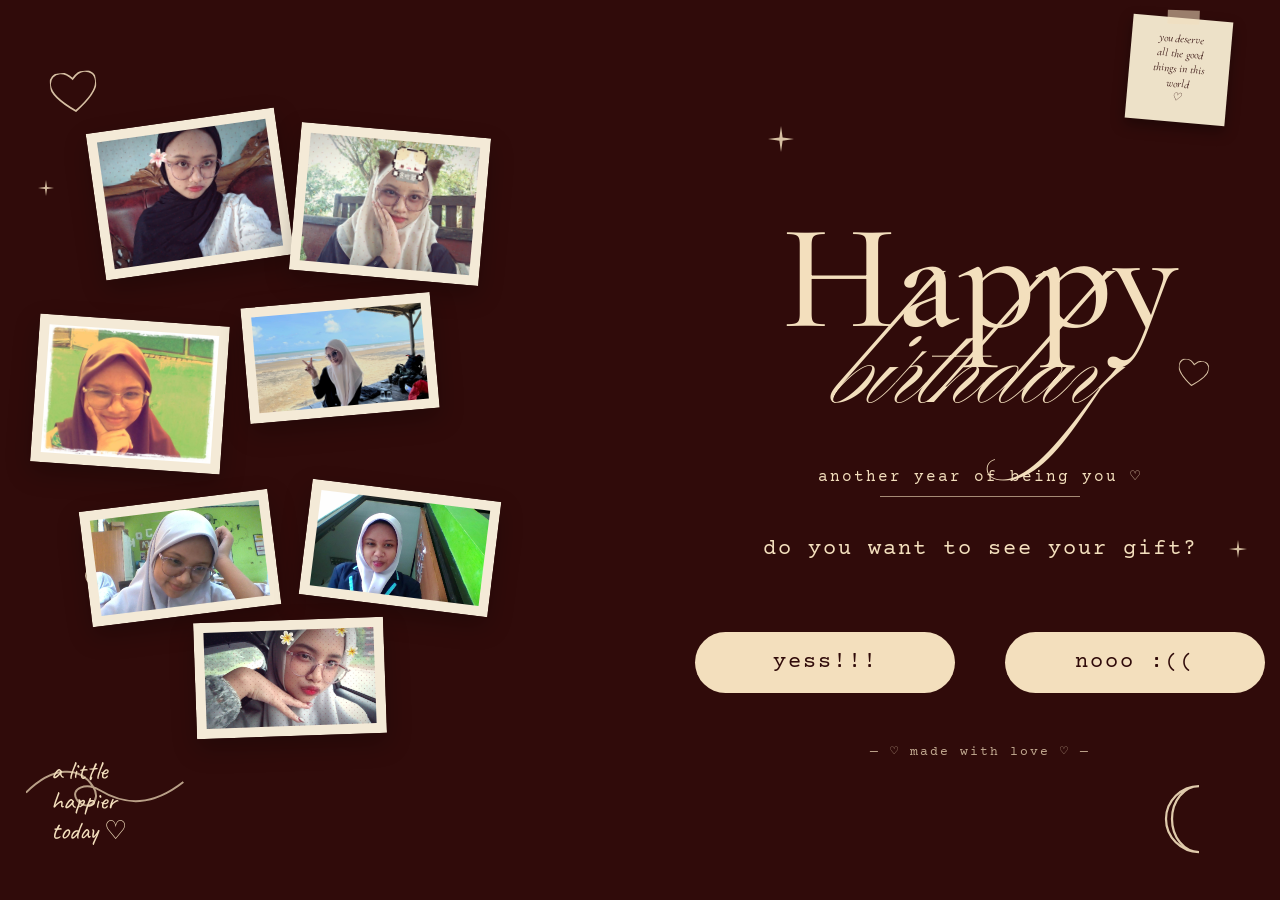
<file: index.html>
<!DOCTYPE html>
<html lang="id">
<head>
    <meta charset="UTF-8">
    <meta name="viewport" content="width=device-width, initial-scale=1.0">
    <title>For My Lovely Sahira</title>
    <link rel="stylesheet" href="style.css">
</head>
<body>

    <section class="cover">

       
        <svg class="ornamen heart-1" viewBox="0 0 40 36"><path d="M20 34C6 24 0 16 0 9.5 0 3.5 4.5 0 9.5 0 14 0 17 2.5 20 6 23 2.5 26 0 30.5 0 35.5 0 40 3.5 40 9.5 40 16 34 24 20 34Z" fill="none" stroke="#f3dfbd" stroke-width="1.5"/></svg>

        <svg class="ornamen heart-2" viewBox="0 0 40 36"><path d="M20 34C6 24 0 16 0 9.5 0 3.5 4.5 0 9.5 0 14 0 17 2.5 20 6 23 2.5 26 0 30.5 0 35.5 0 40 3.5 40 9.5 40 16 34 24 20 34Z" fill="none" stroke="#f3dfbd" stroke-width="1.5"/></svg>

        <svg class="ornamen sparkle-1" viewBox="0 0 24 24"><path d="M12 0 L13.5 10.5 L24 12 L13.5 13.5 L12 24 L10.5 13.5 L0 12 L10.5 10.5 Z" fill="#f3dfbd"/></svg>
        <svg class="ornamen sparkle-2" viewBox="0 0 24 24"><path d="M12 0 L13.5 10.5 L24 12 L13.5 13.5 L12 24 L10.5 13.5 L0 12 L10.5 10.5 Z" fill="#f3dfbd"/></svg>
        <svg class="ornamen sparkle-3" viewBox="0 0 24 24"><path d="M12 0 L13.5 10.5 L24 12 L13.5 13.5 L12 24 L10.5 13.5 L0 12 L10.5 10.5 Z" fill="#f3dfbd"/></svg>

        <svg class="ornamen flower-1" viewBox="0 0 40 40" fill="none" stroke="#f3dfbd" stroke-width="1.3">
            <circle cx="20" cy="12" r="7"/><circle cx="29" cy="20" r="7"/><circle cx="20" cy="28" r="7"/><circle cx="11" cy="20" r="7"/>
        </svg>
        <svg class="ornamen flower-2" viewBox="0 0 40 40" fill="none" stroke="#f3dfbd" stroke-width="1.3">
            <circle cx="20" cy="12" r="7"/><circle cx="29" cy="20" r="7"/><circle cx="20" cy="28" r="7"/><circle cx="11" cy="20" r="7"/>
        </svg>

        <svg class="ornamen ribbon" viewBox="0 0 50 30" fill="none" stroke="#f3dfbd" stroke-width="1.5">
            <path d="M25 15 C15 5, 5 8, 8 16 C10 22, 20 20, 25 15 C30 20, 40 22, 42 16 C45 8, 35 5, 25 15Z"/>
        </svg>

        <svg class="ornamen moon" viewBox="0 0 60 60" fill="none" stroke="#f3dfbd" stroke-width="1.5">
            <path d="M40 8C28 8 18 18 18 30C18 42 28 52 40 52C30 52 22 42 22 30C22 18 30 8 40 8Z"/>
        </svg>

        <svg class="ornamen curl" viewBox="0 0 120 40" fill="none" stroke="#f3dfbd" stroke-width="1.5">
            <path d="M0 20 C20 0, 40 0, 50 15 C58 27, 45 35, 38 25 C33 17, 45 12, 55 18 C75 30, 95 30, 118 12"/>
        </svg>

        <div class="sticky-note">
            you deserve<br>all the good<br>things in this<br>world<br>♡
        </div>

        <div class="corner-text">a little<br>happier<br>today ♡</div>

    
        <div class="photo-kol">
            <img src="img/my loveee.jpg" class="photo p1" alt="">
            <img src="img/Shraa 7.jpg" class="photo p2" alt="">
            <img src="img/Shraa 9.jpg" class="photo p3" alt="">
            <img src="img/Shraa 14.jpg" class="photo p4" alt="">
            <img src="img/Shraa 12.jpg" class="photo p5" alt="">
            <img src="img/Shraa 13.jpg" class="photo p6" alt="">
            <img src="img/Shraa 15.jpg" class="photo p7" alt="">
        </div>

      
        
        <div class="birthday">
            <h1>Happy</h1>
            <h2>birthday</h2>

            <div class="subtitle-line">
                <span>another year of being you ♡</span>
                <hr>
            </div>

            <p class="gift-text">do you want to see your gift?</p>

            <div class="buttons">
                <a href="page1.html"><button class="yes-btn">yess!!!</button></a>
                <button class="no-btn" onclick="noButton()">nooo :((</button>
            </div>

            <p class="made-with-love">— ♡ made with love ♡ —</p>
        </div>

    </section>

    <script src="script.js"></script>
</body>
</html>
</file>
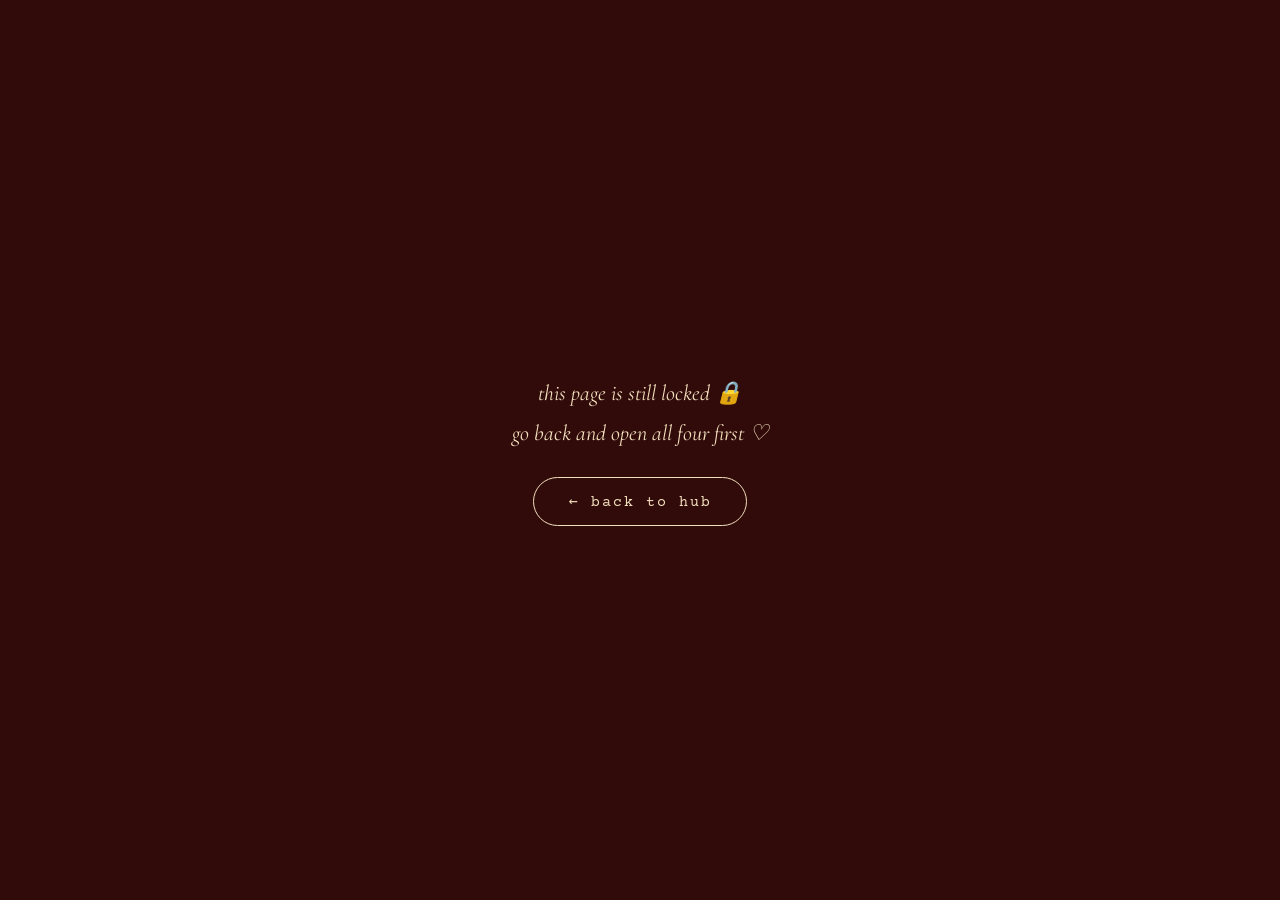
<file: Bonus.html>
<!DOCTYPE html>
<html lang="id">
<head>
    <meta charset="UTF-8">
    <meta name="viewport" content="width=device-width, initial-scale=1.0">
    <title>one last thing...</title>
    <link rel="stylesheet" href="letter.css">
</head>
<body>

    <!-- ============ GATE: cuma bisa diakses kalau 4 page sudah dibuka ============ -->
    <section class="locked-screen hidden" id="lockedScreen">
        <p class="locked-box">this page is still locked 🔒<br>go back and open all four first ♡</p>
        <a class="back-btn" href="page1.html">← back to hub</a>
    </section>

    <!-- ============ HIDDEN LETTER EXPERIENCE ============ -->
    <div class="letter-wrap hidden" id="letterWrap">

        <!-- STAGE 1: amplop tertutup -->
        <section class="stage stage-envelope" id="stageEnvelope">

            <p class="side-note">you mean<br>so much<br>to me ♡</p>

            <p class="pre-title">one last thing...</p>

            <button class="envelope-btn" id="openEnvelopeBtn" aria-label="open envelope">
                <img class="envelope-photo" id="envelopeImg" src="img/envelope-full.png" alt="for you, open me">
            </button>

            <p class="sub-note">some things are better written than said.</p>
        </section>

        <!-- STAGE 2: tanggal muncul -->
        <section class="stage stage-date hidden" id="stageDate">
            <div class="paper-scene">

                <svg class="side-sprig sprig-left" viewBox="0 0 70 160" fill="none">
                    <path d="M35 155 C33 120 30 90 20 60 M20 60 C15 45 8 35 2 25 M20 60 C25 45 30 35 35 22 M35 100 C40 85 48 75 55 65 M35 130 C28 115 18 108 8 100" stroke="#c9a97e" stroke-width="1.4"/>
                    <circle cx="2" cy="24" r="3.2" fill="#f4ead7" stroke="#c9a97e" stroke-width="0.8"/>
                    <circle cx="35" cy="20" r="3.6" fill="#f4ead7" stroke="#c9a97e" stroke-width="0.8"/>
                    <circle cx="55" cy="64" r="3" fill="#f4ead7" stroke="#c9a97e" stroke-width="0.8"/>
                    <circle cx="8" cy="99" r="2.6" fill="#f4ead7" stroke="#c9a97e" stroke-width="0.8"/>
                    <circle cx="20" cy="59" r="2.4" fill="#f4ead7" stroke="#c9a97e" stroke-width="0.8"/>
                </svg>

                <svg class="side-sprig sprig-right" viewBox="0 0 70 160" fill="none">
                    <path d="M35 155 C33 120 30 90 20 60 M20 60 C15 45 8 35 2 25 M20 60 C25 45 30 35 35 22 M35 100 C40 85 48 75 55 65 M35 130 C28 115 18 108 8 100" stroke="#c9a97e" stroke-width="1.4"/>
                    <circle cx="2" cy="24" r="3.2" fill="#f4ead7" stroke="#c9a97e" stroke-width="0.8"/>
                    <circle cx="35" cy="20" r="3.6" fill="#f4ead7" stroke="#c9a97e" stroke-width="0.8"/>
                    <circle cx="55" cy="64" r="3" fill="#f4ead7" stroke="#c9a97e" stroke-width="0.8"/>
                    <circle cx="8" cy="99" r="2.6" fill="#f4ead7" stroke="#c9a97e" stroke-width="0.8"/>
                    <circle cx="20" cy="59" r="2.4" fill="#f4ead7" stroke="#c9a97e" stroke-width="0.8"/>
                </svg>

                <div class="envelope-flap-behind"></div>

                <button class="paper date-paper" id="dateRevealBtn">
                    <p class="date-text">September 30, 2026</p>
                    <p class="tap-hint">tap to continue ♡</p>
                </button>
            </div>
        </section>

        <!-- STAGE 3: surat, 4 halaman -->
        <section class="stage stage-letter hidden" id="stageLetter">
            <div class="paper-scene">

                <svg class="side-sprig sprig-left" viewBox="0 0 70 160" fill="none">
                    <path d="M35 155 C33 120 30 90 20 60 M20 60 C15 45 8 35 2 25 M20 60 C25 45 30 35 35 22 M35 100 C40 85 48 75 55 65 M35 130 C28 115 18 108 8 100" stroke="#c9a97e" stroke-width="1.4"/>
                    <circle cx="2" cy="24" r="3.2" fill="#f4ead7" stroke="#c9a97e" stroke-width="0.8"/>
                    <circle cx="35" cy="20" r="3.6" fill="#f4ead7" stroke="#c9a97e" stroke-width="0.8"/>
                    <circle cx="55" cy="64" r="3" fill="#f4ead7" stroke="#c9a97e" stroke-width="0.8"/>
                    <circle cx="8" cy="99" r="2.6" fill="#f4ead7" stroke="#c9a97e" stroke-width="0.8"/>
                    <circle cx="20" cy="59" r="2.4" fill="#f4ead7" stroke="#c9a97e" stroke-width="0.8"/>
                </svg>

                <svg class="side-sprig sprig-right" viewBox="0 0 70 160" fill="none">
                    <path d="M35 155 C33 120 30 90 20 60 M20 60 C15 45 8 35 2 25 M20 60 C25 45 30 35 35 22 M35 100 C40 85 48 75 55 65 M35 130 C28 115 18 108 8 100" stroke="#c9a97e" stroke-width="1.4"/>
                    <circle cx="2" cy="24" r="3.2" fill="#f4ead7" stroke="#c9a97e" stroke-width="0.8"/>
                    <circle cx="35" cy="20" r="3.6" fill="#f4ead7" stroke="#c9a97e" stroke-width="0.8"/>
                    <circle cx="55" cy="64" r="3" fill="#f4ead7" stroke="#c9a97e" stroke-width="0.8"/>
                    <circle cx="8" cy="99" r="2.6" fill="#f4ead7" stroke="#c9a97e" stroke-width="0.8"/>
                    <circle cx="20" cy="59" r="2.4" fill="#f4ead7" stroke="#c9a97e" stroke-width="0.8"/>
                </svg>

                <div class="envelope-flap-behind"></div>

                <div class="paper letter-paper">
                    <p class="date-text small">September 30, 2026</p>
                    <div class="letter-page-content" id="letterPageContent"></div>
                    <button class="letter-btn" id="continueBtn">continue ♡</button>
                    <div class="scroll-hint" id="scrollHint">
                        <span class="divider-line"></span>
                        <span class="divider-heart">♡</span>
                        <span class="divider-line"></span>
                        <p>scroll to read more</p>
                    </div>
                </div>

                <svg class="letter-doodle" viewBox="0 0 40 40" fill="none" stroke="#5a0f18" stroke-width="1.2"><circle cx="20" cy="12" r="7"/><circle cx="29" cy="20" r="7"/><circle cx="20" cy="28" r="7"/><circle cx="11" cy="20" r="7"/><circle cx="20" cy="20" r="3" fill="#7a2b26" stroke="none"/></svg>
            </div>
        </section>

        <!-- STAGE 4: amplop terlipat lagi + link balik -->
        <section class="stage stage-closed hidden" id="stageClosed">

            <svg class="deco deco-heart" style="top:4%; left:10%;" viewBox="0 0 40 36"><path d="M20 34C6 24 0 16 0 9.5 0 3.5 4.5 0 9.5 0 14 0 17 2.5 20 6 23 2.5 26 0 30.5 0 35.5 0 40 3.5 40 9.5 40 16 34 24 20 34Z" fill="none" stroke="#f3dfbd" stroke-width="1.5"/></svg>
            <svg class="deco deco-sparkle" style="top:10%; right:14%;" viewBox="0 0 24 24"><path d="M12 0 L13.5 10.5 L24 12 L13.5 13.5 L12 24 L10.5 13.5 L0 12 L10.5 10.5 Z" fill="#f3dfbd"/></svg>

            <p class="side-note" style="right:-10%;">keep this<br>letter<br>somewhere<br>safe ♡</p>

            <p class="pre-title">thank you for reading<br>my little letter ♡</p>

            <img class="envelope-photo closed-final" src="img/envelope-full.png" alt="for you">

            <a class="back-menu-link" href="page1.html">close letter ♡</a>
        </section>

    </div>

    <script src="letter.js"></script>
</body>
</html>
</file>
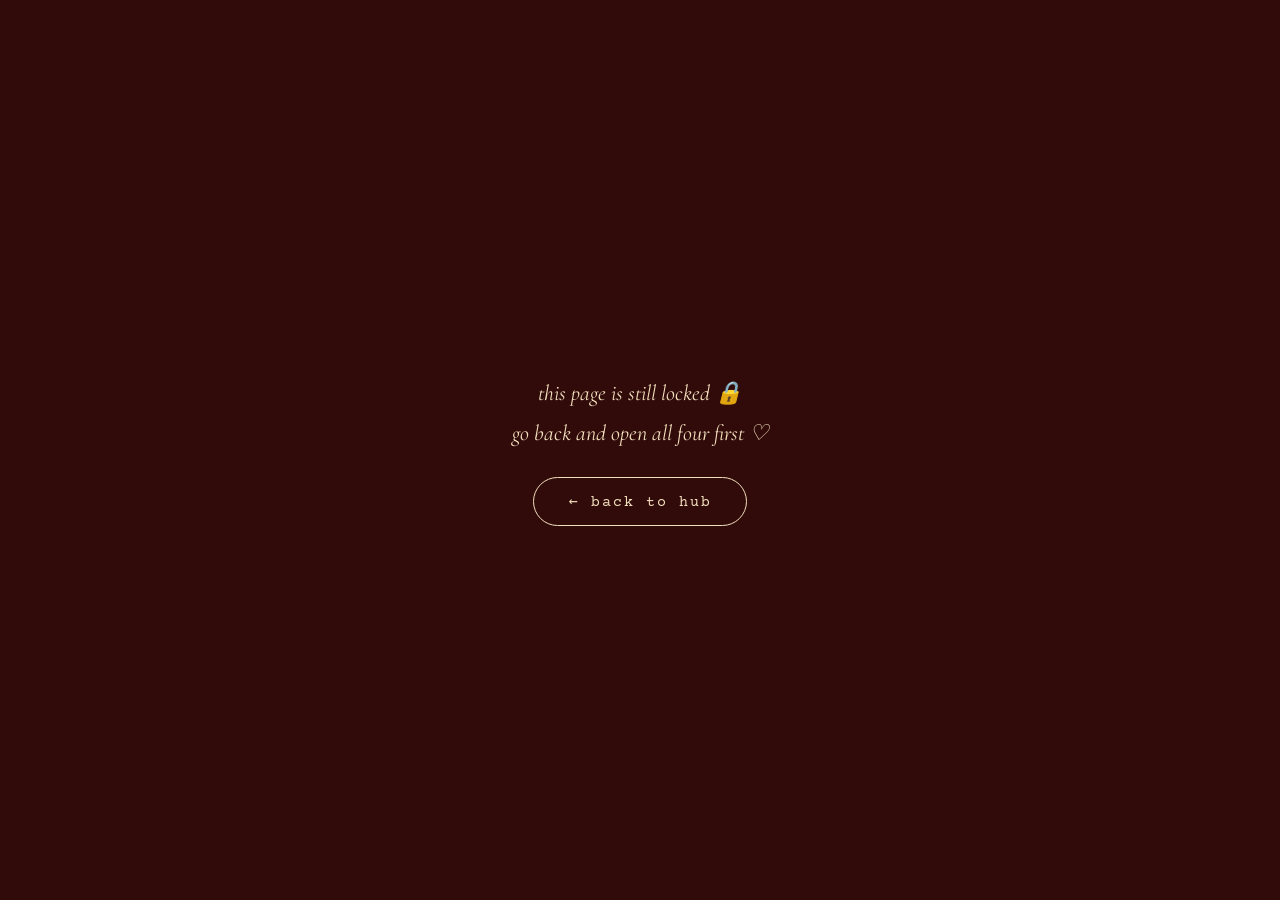
<file: bonus.html>
<!DOCTYPE html>
<html lang="id">
<head>
    <meta charset="UTF-8">
    <meta name="viewport" content="width=device-width, initial-scale=1.0">
    <title>one last thing...</title>
    <link rel="stylesheet" href="letter.css">
</head>
<body>

    <!-- ============ GATE: cuma bisa diakses kalau 4 page sudah dibuka ============ -->
    <section class="locked-screen hidden" id="lockedScreen">
        <p class="locked-box">this page is still locked 🔒<br>go back and open all four first ♡</p>
        <a class="back-btn" href="page1.html">← back to hub</a>
    </section>

    <!-- ============ HIDDEN LETTER EXPERIENCE ============ -->
    <div class="letter-wrap hidden" id="letterWrap">

        <!-- STAGE 1: amplop tertutup -->
        <section class="stage stage-envelope" id="stageEnvelope">

            <p class="side-note">you mean<br>so much<br>to me ♡</p>

            <p class="pre-title">one last thing...</p>

            <button class="envelope-btn" id="openEnvelopeBtn" aria-label="open envelope">
                <img class="envelope-photo" id="envelopeImg" src="img/envelope-full.png" alt="for you, open me">
            </button>

            <p class="sub-note">some things are better written than said.</p>
        </section>

        <!-- STAGE 2: tanggal muncul -->
        <section class="stage stage-date hidden" id="stageDate">
            <div class="paper-scene">

                <svg class="side-sprig sprig-left" viewBox="0 0 70 160" fill="none">
                    <path d="M35 155 C33 120 30 90 20 60 M20 60 C15 45 8 35 2 25 M20 60 C25 45 30 35 35 22 M35 100 C40 85 48 75 55 65 M35 130 C28 115 18 108 8 100" stroke="#c9a97e" stroke-width="1.4"/>
                    <circle cx="2" cy="24" r="3.2" fill="#f4ead7" stroke="#c9a97e" stroke-width="0.8"/>
                    <circle cx="35" cy="20" r="3.6" fill="#f4ead7" stroke="#c9a97e" stroke-width="0.8"/>
                    <circle cx="55" cy="64" r="3" fill="#f4ead7" stroke="#c9a97e" stroke-width="0.8"/>
                    <circle cx="8" cy="99" r="2.6" fill="#f4ead7" stroke="#c9a97e" stroke-width="0.8"/>
                    <circle cx="20" cy="59" r="2.4" fill="#f4ead7" stroke="#c9a97e" stroke-width="0.8"/>
                </svg>

                <svg class="side-sprig sprig-right" viewBox="0 0 70 160" fill="none">
                    <path d="M35 155 C33 120 30 90 20 60 M20 60 C15 45 8 35 2 25 M20 60 C25 45 30 35 35 22 M35 100 C40 85 48 75 55 65 M35 130 C28 115 18 108 8 100" stroke="#c9a97e" stroke-width="1.4"/>
                    <circle cx="2" cy="24" r="3.2" fill="#f4ead7" stroke="#c9a97e" stroke-width="0.8"/>
                    <circle cx="35" cy="20" r="3.6" fill="#f4ead7" stroke="#c9a97e" stroke-width="0.8"/>
                    <circle cx="55" cy="64" r="3" fill="#f4ead7" stroke="#c9a97e" stroke-width="0.8"/>
                    <circle cx="8" cy="99" r="2.6" fill="#f4ead7" stroke="#c9a97e" stroke-width="0.8"/>
                    <circle cx="20" cy="59" r="2.4" fill="#f4ead7" stroke="#c9a97e" stroke-width="0.8"/>
                </svg>

                <div class="envelope-flap-behind"></div>

                <button class="paper date-paper" id="dateRevealBtn">
                    <p class="date-text">September 30, 2026</p>
                    <p class="tap-hint">tap to continue ♡</p>
                </button>
            </div>
        </section>

        <!-- STAGE 3: surat, 4 halaman -->
        <section class="stage stage-letter hidden" id="stageLetter">
            <div class="paper-scene">

                <svg class="side-sprig sprig-left" viewBox="0 0 70 160" fill="none">
                    <path d="M35 155 C33 120 30 90 20 60 M20 60 C15 45 8 35 2 25 M20 60 C25 45 30 35 35 22 M35 100 C40 85 48 75 55 65 M35 130 C28 115 18 108 8 100" stroke="#c9a97e" stroke-width="1.4"/>
                    <circle cx="2" cy="24" r="3.2" fill="#f4ead7" stroke="#c9a97e" stroke-width="0.8"/>
                    <circle cx="35" cy="20" r="3.6" fill="#f4ead7" stroke="#c9a97e" stroke-width="0.8"/>
                    <circle cx="55" cy="64" r="3" fill="#f4ead7" stroke="#c9a97e" stroke-width="0.8"/>
                    <circle cx="8" cy="99" r="2.6" fill="#f4ead7" stroke="#c9a97e" stroke-width="0.8"/>
                    <circle cx="20" cy="59" r="2.4" fill="#f4ead7" stroke="#c9a97e" stroke-width="0.8"/>
                </svg>

                <svg class="side-sprig sprig-right" viewBox="0 0 70 160" fill="none">
                    <path d="M35 155 C33 120 30 90 20 60 M20 60 C15 45 8 35 2 25 M20 60 C25 45 30 35 35 22 M35 100 C40 85 48 75 55 65 M35 130 C28 115 18 108 8 100" stroke="#c9a97e" stroke-width="1.4"/>
                    <circle cx="2" cy="24" r="3.2" fill="#f4ead7" stroke="#c9a97e" stroke-width="0.8"/>
                    <circle cx="35" cy="20" r="3.6" fill="#f4ead7" stroke="#c9a97e" stroke-width="0.8"/>
                    <circle cx="55" cy="64" r="3" fill="#f4ead7" stroke="#c9a97e" stroke-width="0.8"/>
                    <circle cx="8" cy="99" r="2.6" fill="#f4ead7" stroke="#c9a97e" stroke-width="0.8"/>
                    <circle cx="20" cy="59" r="2.4" fill="#f4ead7" stroke="#c9a97e" stroke-width="0.8"/>
                </svg>

                <div class="envelope-flap-behind"></div>

                <div class="paper letter-paper">
                    <p class="date-text small">September 30, 2026</p>
                    <div class="letter-page-content" id="letterPageContent"></div>
                    <button class="letter-btn" id="continueBtn">continue ♡</button>
                    <div class="scroll-hint" id="scrollHint">
                        <span class="divider-line"></span>
                        <span class="divider-heart">♡</span>
                        <span class="divider-line"></span>
                        <p>scroll to read more</p>
                    </div>
                </div>

                <svg class="letter-doodle" viewBox="0 0 40 40" fill="none" stroke="#5a0f18" stroke-width="1.2"><circle cx="20" cy="12" r="7"/><circle cx="29" cy="20" r="7"/><circle cx="20" cy="28" r="7"/><circle cx="11" cy="20" r="7"/><circle cx="20" cy="20" r="3" fill="#7a2b26" stroke="none"/></svg>
            </div>
        </section>

        <!-- STAGE 4: amplop terlipat lagi + link balik -->
        <section class="stage stage-closed hidden" id="stageClosed">

            <svg class="deco deco-heart" style="top:4%; left:10%;" viewBox="0 0 40 36"><path d="M20 34C6 24 0 16 0 9.5 0 3.5 4.5 0 9.5 0 14 0 17 2.5 20 6 23 2.5 26 0 30.5 0 35.5 0 40 3.5 40 9.5 40 16 34 24 20 34Z" fill="none" stroke="#f3dfbd" stroke-width="1.5"/></svg>
            <svg class="deco deco-sparkle" style="top:10%; right:14%;" viewBox="0 0 24 24"><path d="M12 0 L13.5 10.5 L24 12 L13.5 13.5 L12 24 L10.5 13.5 L0 12 L10.5 10.5 Z" fill="#f3dfbd"/></svg>

            <p class="side-note" style="right:-10%;">keep this<br>letter<br>somewhere<br>safe ♡</p>

            <p class="pre-title">thank you for reading<br>my little letter ♡</p>

            <img class="envelope-photo closed-final" src="img/envelope-full.png" alt="for you">

            <a class="back-menu-link" href="page1.html">close letter ♡</a>
        </section>

    </div>

    <script src="letter.js"></script>
</body>
</html>
</file>
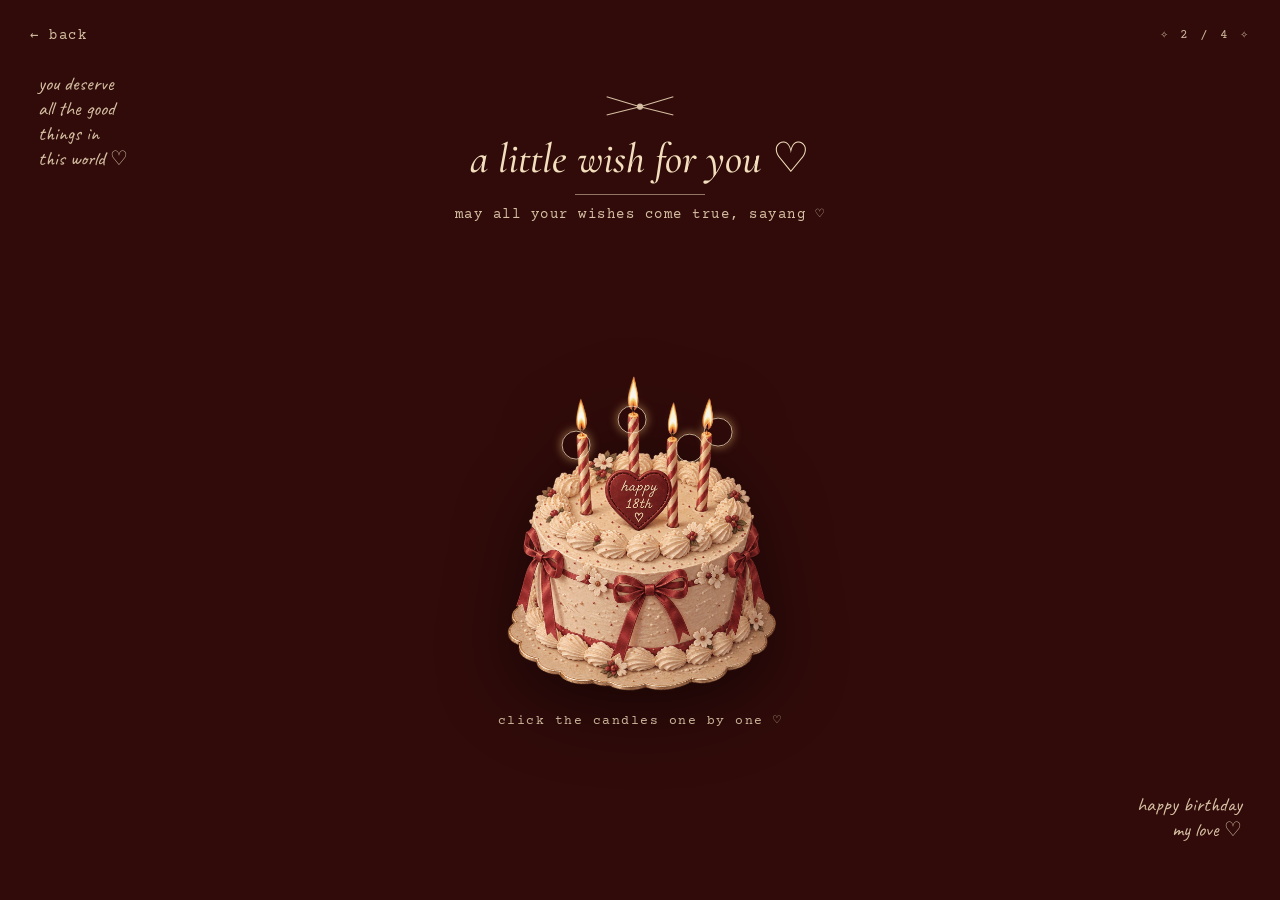
<file: Cake.html>
<!DOCTYPE html>
<html lang="id">
<head>
    <meta charset="UTF-8">
    <meta name="viewport" content="width=device-width, initial-scale=1.0">
    <title>a little wish for you</title>
    <link rel="stylesheet" href="cake.css">
</head>
<body>

    <a class="back-link" href="page1.html">← back</a>
    <div class="page-counter">✧ 2 / 4 ✧</div>

    <div class="cake-page">

        <p class="corner-note top-left">you deserve<br>all the good<br>things in<br>this world ♡</p>
        <p class="corner-note bottom-right">happy birthday<br>my love ♡</p>

        <header class="cake-header">
            <svg class="deco-bow" viewBox="0 0 120 40" fill="none" stroke="#f3dfbd" stroke-width="1.3">
                <path d="M60 20 L100 8 M60 20 L100 30 M60 20 L20 8 M60 20 L20 30"/>
                <circle cx="60" cy="20" r="3" fill="#f3dfbd"/>
            </svg>
            <h1>a little wish for you <span class="heart-inline">♡</span></h1>
            <div class="header-underline"></div>
            <p class="subtitle">may all your wishes come true, sayang ♡</p>
        </header>

        <div class="wish-grid">

            
            <div class="wish-card wish-pos-1" id="wishCard0">
                <img class="wish-paper" src="img/Wishes1.png" alt="Wish 1">
                
            </div>

           
            <div class="wish-card wish-pos-2" id="wishCard1">
                <img class="wish-paper" src="img/Wishes2.png" alt="Wish 2">
                
            </div>

         
            <div class="cake-center">
                <div class="cake-wrap" id="cakeWrap">

                    <img class="cake-photo" src="img/cake-photo.png" alt="birthday cake">

                    <button class="candle-marker" id="candle0" data-index="0" style="left:30%; top:23%;" aria-label="candle 1">
                        <span class="marker-glow"></span>
                    </button>
                    <button class="candle-marker" id="candle1" data-index="1" style="left:47.5%; top:15%;" aria-label="candle 2">
                        <span class="marker-glow"></span>
                    </button>
                    <button class="candle-marker" id="candle2" data-index="2" style="left:65.5%; top:24%;" aria-label="candle 3">
                        <span class="marker-glow"></span>
                    </button>
                    <button class="candle-marker" id="candle3" data-index="3" style="left:74.5%; top:19%;" aria-label="candle 4">
                        <span class="marker-glow"></span>
                    </button>

                    <p class="found-toast" id="foundToast">you already found this one ♡</p>
                </div>

                <p class="cake-instruction" id="cakeInstruction">click the candles one by one ♡</p>
                <button class="make-wish-btn hidden" id="makeWishBtn">✧ make a wish ♡ ✧</button>
            </div>

        
            <div class="wish-card wish-pos-3" id="wishCard2">
                <img class="wish-paper" src="img/Wishes3.png" alt="Wish 3">
                
            </div>

         
            <div class="wish-card wish-pos-4" id="wishCard3">
                <img class="wish-paper" src="img/Wishes4.png" alt="Wish 4">
                
            </div>

        </div>
    </div>

    
    <div class="final-overlay hidden" id="finalOverlay">
        <svg class="deco-sparkle sp1" viewBox="0 0 24 24"><path d="M12 0 L13.5 10.5 L24 12 L13.5 13.5 L12 24 L10.5 13.5 L0 12 L10.5 10.5 Z" fill="#f3dfbd"/></svg>
        <svg class="deco-sparkle sp2" viewBox="0 0 24 24"><path d="M12 0 L13.5 10.5 L24 12 L13.5 13.5 L12 24 L10.5 13.5 L0 12 L10.5 10.5 Z" fill="#f3dfbd"/></svg>
        <svg class="deco-sparkle sp3" viewBox="0 0 24 24"><path d="M12 0 L13.5 10.5 L24 12 L13.5 13.5 L12 24 L10.5 13.5 L0 12 L10.5 10.5 Z" fill="#f3dfbd"/></svg>

        <p class="final-text" id="finalText">make a wish, sayang... ♡</p>
        <a class="back-final-btn hidden" id="backFinalBtn" href="Page1.html">back to my little world ♡</a>
    </div>

    <script src="cake.js"></script>
</body>
</html>
</file>
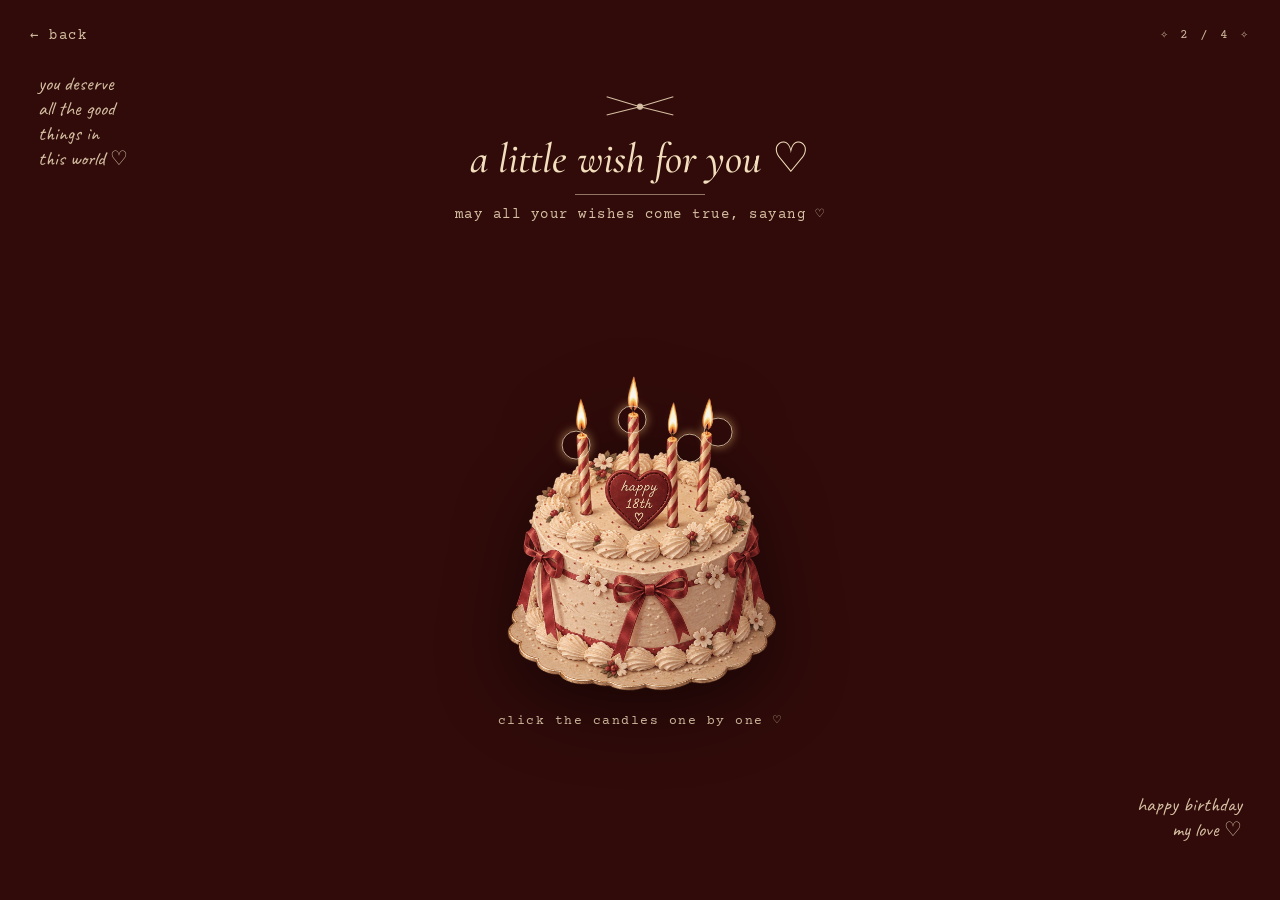
<file: cake.html>
<!DOCTYPE html>
<html lang="id">
<head>
    <meta charset="UTF-8">
    <meta name="viewport" content="width=device-width, initial-scale=1.0">
    <title>a little wish for you</title>
    <link rel="stylesheet" href="cake.css">
</head>
<body>

    <a class="back-link" href="page1.html">← back</a>
    <div class="page-counter">✧ 2 / 4 ✧</div>

    <div class="cake-page">

        <p class="corner-note top-left">you deserve<br>all the good<br>things in<br>this world ♡</p>
        <p class="corner-note bottom-right">happy birthday<br>my love ♡</p>

        <header class="cake-header">
            <svg class="deco-bow" viewBox="0 0 120 40" fill="none" stroke="#f3dfbd" stroke-width="1.3">
                <path d="M60 20 L100 8 M60 20 L100 30 M60 20 L20 8 M60 20 L20 30"/>
                <circle cx="60" cy="20" r="3" fill="#f3dfbd"/>
            </svg>
            <h1>a little wish for you <span class="heart-inline">♡</span></h1>
            <div class="header-underline"></div>
            <p class="subtitle">may all your wishes come true, sayang ♡</p>
        </header>

        <div class="wish-grid">

            
            <div class="wish-card wish-pos-1" id="wishCard0">
                <img class="wish-paper" src="img/Wishes1.png" alt="Wish 1">
                
            </div>

           
            <div class="wish-card wish-pos-2" id="wishCard1">
                <img class="wish-paper" src="img/Wishes2.png" alt="Wish 2">
                
            </div>

         
            <div class="cake-center">
                <div class="cake-wrap" id="cakeWrap">

                    <img class="cake-photo" src="img/cake-photo.png" alt="birthday cake">

                    <button class="candle-marker" id="candle0" data-index="0" style="left:30%; top:23%;" aria-label="candle 1">
                        <span class="marker-glow"></span>
                    </button>
                    <button class="candle-marker" id="candle1" data-index="1" style="left:47.5%; top:15%;" aria-label="candle 2">
                        <span class="marker-glow"></span>
                    </button>
                    <button class="candle-marker" id="candle2" data-index="2" style="left:65.5%; top:24%;" aria-label="candle 3">
                        <span class="marker-glow"></span>
                    </button>
                    <button class="candle-marker" id="candle3" data-index="3" style="left:74.5%; top:19%;" aria-label="candle 4">
                        <span class="marker-glow"></span>
                    </button>

                    <p class="found-toast" id="foundToast">you already found this one ♡</p>
                </div>

                <p class="cake-instruction" id="cakeInstruction">click the candles one by one ♡</p>
                <button class="make-wish-btn hidden" id="makeWishBtn">✧ make a wish ♡ ✧</button>
            </div>

        
            <div class="wish-card wish-pos-3" id="wishCard2">
                <img class="wish-paper" src="img/Wishes3.png" alt="Wish 3">
                
            </div>

         
            <div class="wish-card wish-pos-4" id="wishCard3">
                <img class="wish-paper" src="img/Wishes4.png" alt="Wish 4">
                
            </div>

        </div>
    </div>

    
    <div class="final-overlay hidden" id="finalOverlay">
        <svg class="deco-sparkle sp1" viewBox="0 0 24 24"><path d="M12 0 L13.5 10.5 L24 12 L13.5 13.5 L12 24 L10.5 13.5 L0 12 L10.5 10.5 Z" fill="#f3dfbd"/></svg>
        <svg class="deco-sparkle sp2" viewBox="0 0 24 24"><path d="M12 0 L13.5 10.5 L24 12 L13.5 13.5 L12 24 L10.5 13.5 L0 12 L10.5 10.5 Z" fill="#f3dfbd"/></svg>
        <svg class="deco-sparkle sp3" viewBox="0 0 24 24"><path d="M12 0 L13.5 10.5 L24 12 L13.5 13.5 L12 24 L10.5 13.5 L0 12 L10.5 10.5 Z" fill="#f3dfbd"/></svg>

        <p class="final-text" id="finalText">make a wish, sayang... ♡</p>
        <a class="back-final-btn hidden" id="backFinalBtn" href="page1.html">back to my little world ♡</a>
    </div>

    <script src="cake.js"></script>
</body>
</html>
</file>
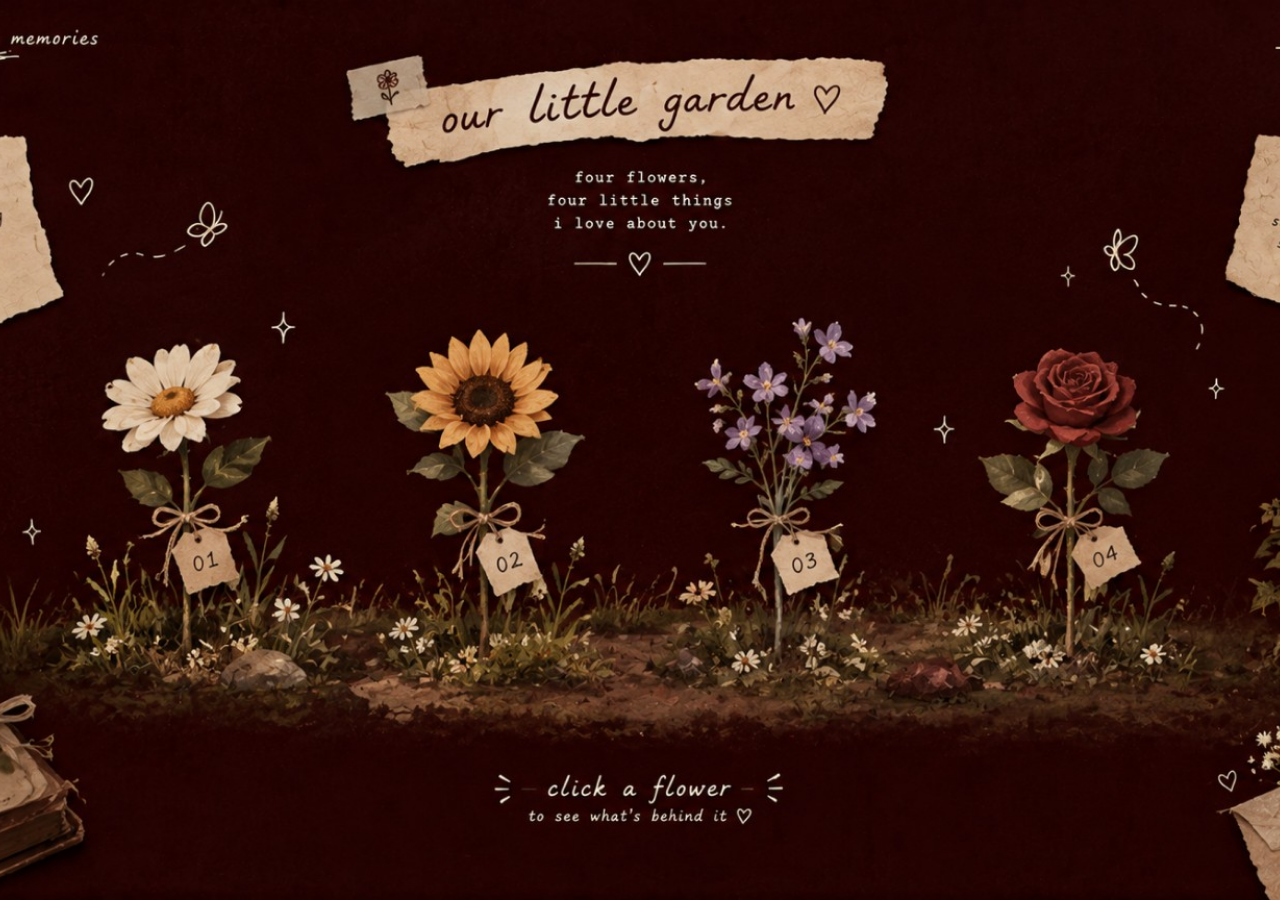
<file: Flower.html>
<!DOCTYPE html>
<html lang="id">
<head>
    <meta charset="UTF-8">
    <meta name="viewport" content="width=device-width, initial-scale=1.0">
    <title>our little garden</title>
    <link rel="stylesheet" href="flower.css">
</head>
<body>
    <section class="subpage" style="background-image:url('img/garden.png');">

       
        <a class="hotspot" href="page1.html"
           style="left:1%; top:1.5%; width:18%; height:6%;"
           aria-label="back to memories"></a>

        
        <a class="hotspot" href="flower1.html"
           style="left:16.3%; top:34.7%; width:11%; height:30%;"
           aria-label="flower 01"></a>

     
        <a class="hotspot" href="flower2.html"
           style="left:36.5%; top:34.7%; width:11%; height:30%;"
           aria-label="flower 02"></a>

        <a class="hotspot" href="flower3.html"
           style="left:54%; top:34.7%; width:11%; height:30%;"
           aria-label="flower 03"></a>

        <a class="hotspot" href="flower4.html"
           style="left:71%; top:34.7%; width:12.3%; height:30%;"
           aria-label="flower 04"></a>

    </section>

    <script>
        localStorage.setItem("visited_flower", "true");
    </script>
</body>
</html>
</file>
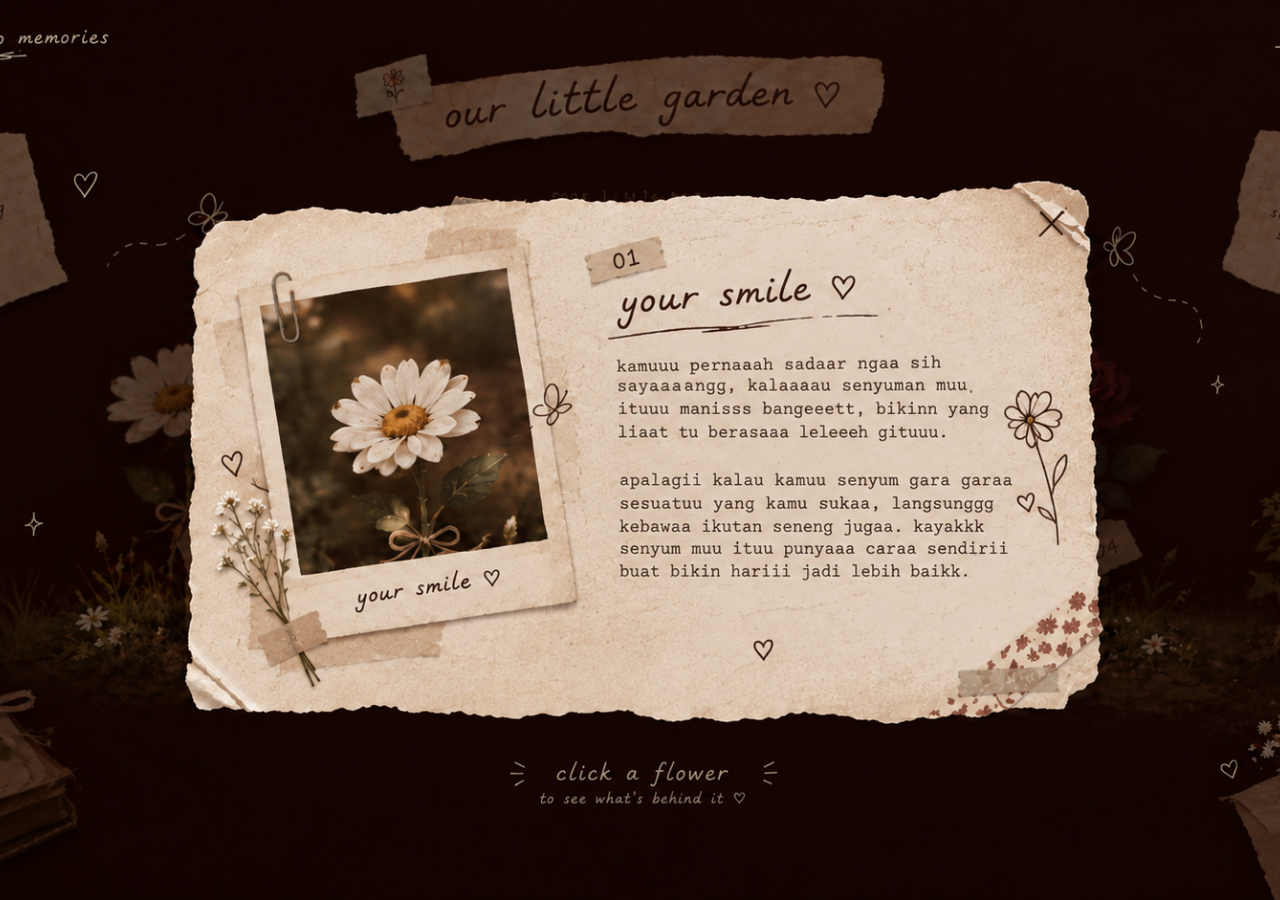
<file: flower1.html>
<!DOCTYPE html>
<html lang="id">
<head>
    <meta charset="UTF-8">
    <meta name="viewport" content="width=device-width, initial-scale=1.0">
    <title>your smile</title>
    <link rel="stylesheet" href="flower.css">
</head>
<body>
    <section class="subpage" style="background-image:url('img/flower1.png');">
        <a class="close-hotspot" href="flower.html"
           style="left:70%; top:20%; width:8%; height:8%;"
           aria-label="close"></a>
    </section>
</body>
</html>
</file>
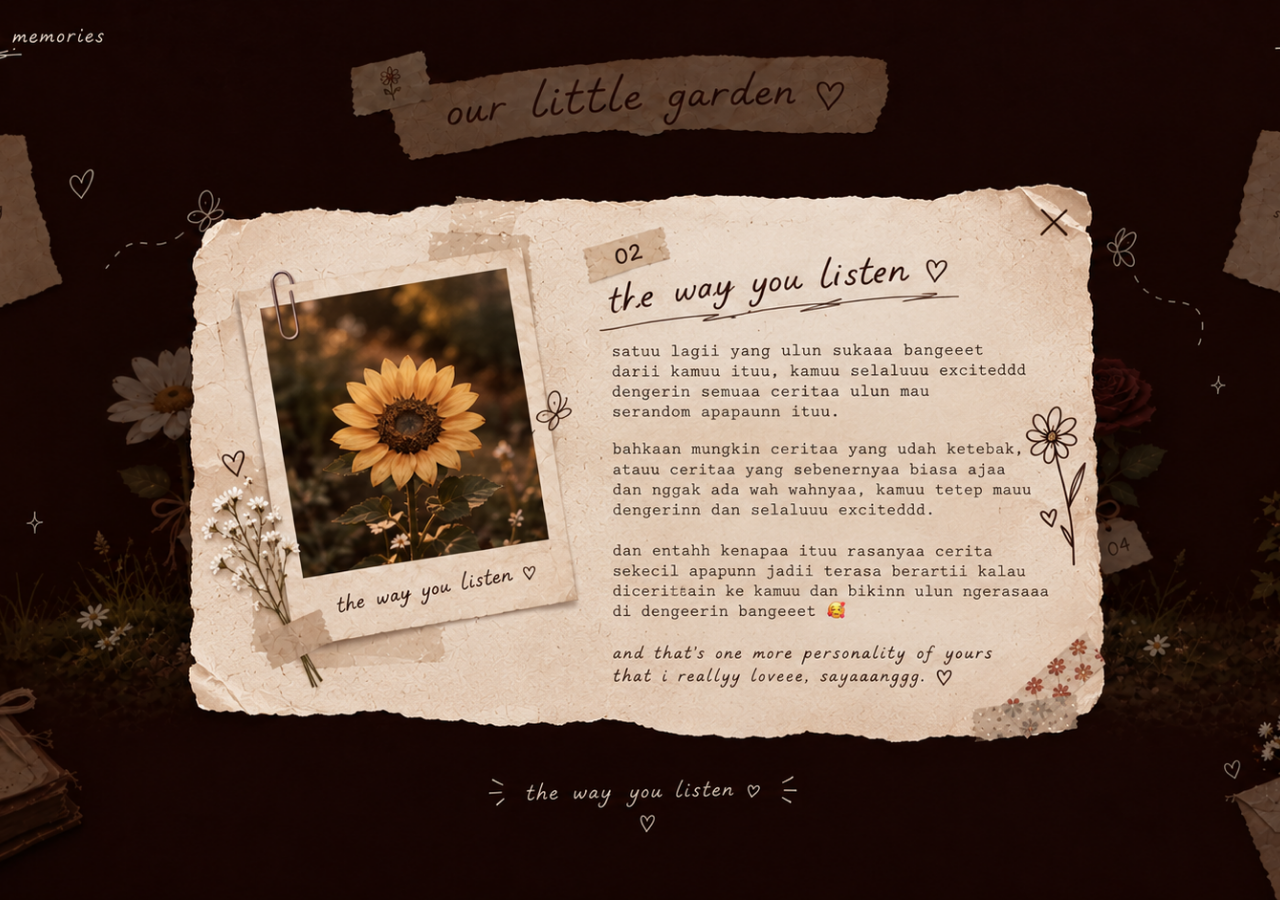
<file: flower2.html>
<!DOCTYPE html>
<html lang="id">
<head>
    <meta charset="UTF-8">
    <meta name="viewport" content="width=device-width, initial-scale=1.0">
    <title>the way you care</title>
    <link rel="stylesheet" href="flower.css">
   
</head>
<body>
    <section class="subpage" style="background-image:url('img/flower1-alt.png');">
        <a class="close-hotspot" href="flower.html"
           style="left:70%; top:20%; width:8%; height:8%;"
           aria-label="close"></a>
    </section>
</body>
</html>
</file>
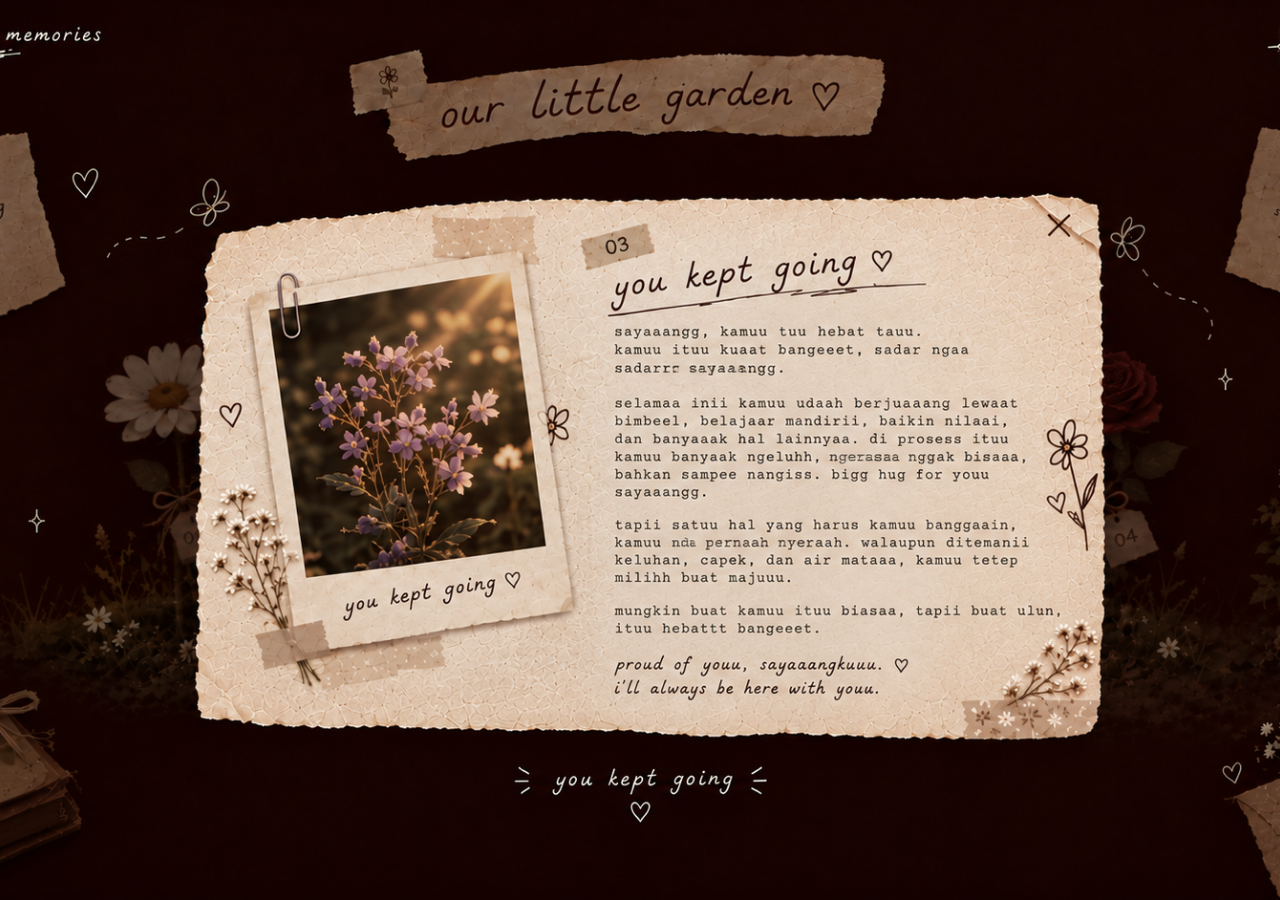
<file: flower3.html>
<!DOCTYPE html>
<html lang="id">
<head>
    <meta charset="UTF-8">
    <meta name="viewport" content="width=device-width, initial-scale=1.0">
    <title>your strength</title>
    <link rel="stylesheet" href="flower.css">
</head>
<body>
    <section class="subpage" style="background-image:url('img/flower3.png');">
        <a class="close-hotspot" href="flower.html"
           style="left:68%; top:26%; width:8%; height:8%;"
           aria-label="close"></a>
    </section>
</body>
</html>
</file>
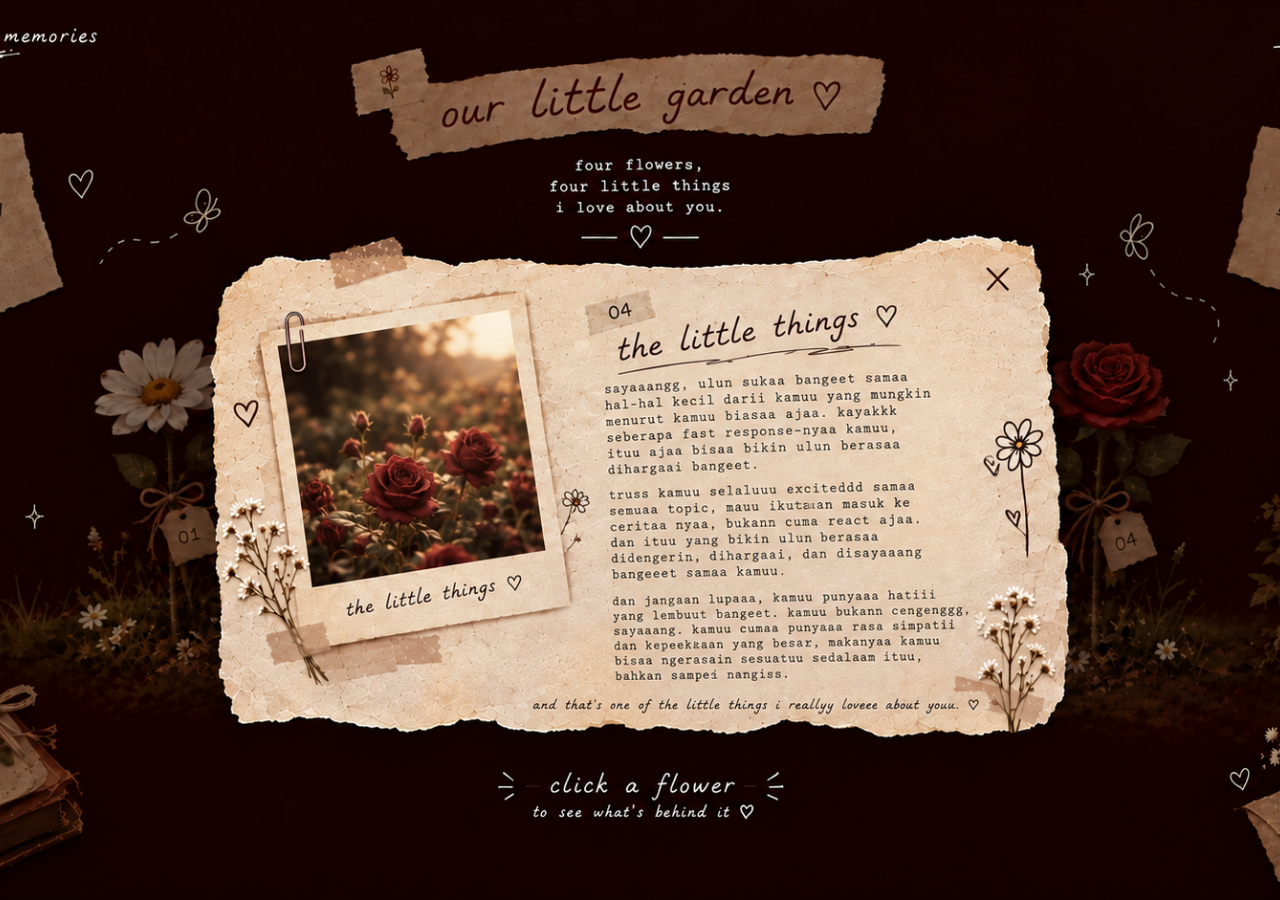
<file: flower4.html>
<!DOCTYPE html>
<html lang="id">
<head>
    <meta charset="UTF-8">
    <meta name="viewport" content="width=device-width, initial-scale=1.0">
    <title>the little things</title>
    <link rel="stylesheet" href="flower.css">
</head>
<body>
    <section class="subpage" style="background-image:url('img/flower4.png');">
        <a class="close-hotspot" href="flower.html"
           style="left:68%; top:26%; width:8%; height:8%;"
           aria-label="close"></a>
    </section>
</body>
</html>
</file>
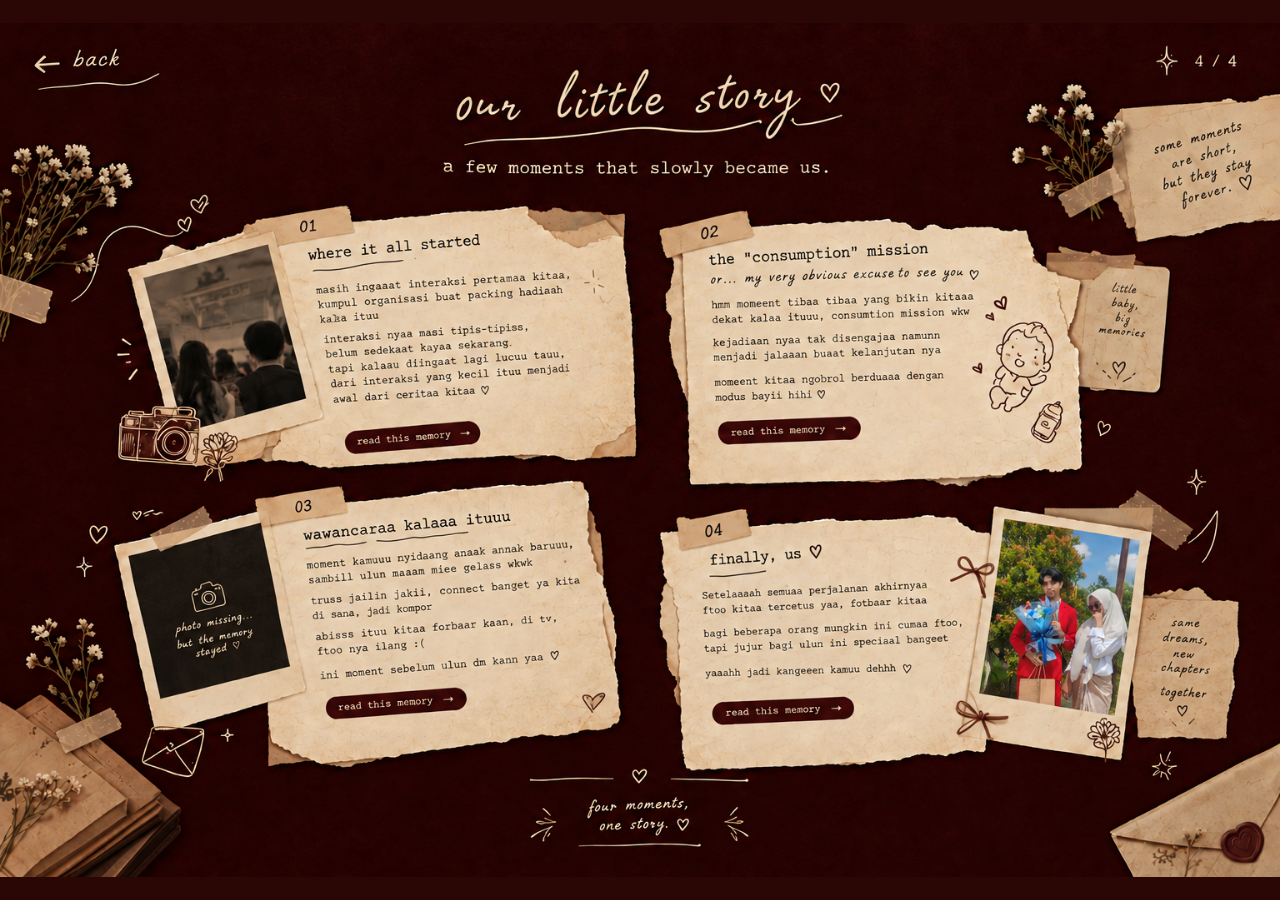
<file: Memories.html>
<!DOCTYPE html>
<html lang="id">
<head>
    <meta charset="UTF-8">
    <meta name="viewport" content="width=device-width, initial-scale=1.0">
    <title>our little story</title>
    <link rel="stylesheet" href="memories.css">
</head>
<body>

    <section class="scene-home">
        <img class="scene-bg" src="img/memories-home.png" alt="our little story">

        <a class="hotspot back-hotspot" href="page1.html" aria-label="back to hub"></a>

        <button class="hotspot memory-hotspot" data-index="0" style="left:26.15%; top:46.08%; width:12.08%; height:4.42%;" aria-label="read memory 1"></button>
        <button class="hotspot memory-hotspot" data-index="1" style="left:55.32%; top:45.88%; width:12.60%; height:3.93%;" aria-label="read memory 2"></button>
        <button class="hotspot memory-hotspot" data-index="2" style="left:24.72%; top:77.23%; width:12.47%; height:4.72%;" aria-label="read memory 3"></button>
        <button class="hotspot memory-hotspot" data-index="3" style="left:54.86%; top:78.31%; width:12.54%; height:4.33%;" aria-label="read memory 4"></button>

        <div class="memory-modal-overlay hidden" id="memoryModalOverlay">
            <div class="memory-modal">
                <button class="modal-close" id="modalClose" aria-label="close">×</button>
                <p class="modal-number" id="modalNumber">01</p>
                <p class="modal-title" id="modalTitle">where it all started</p>
                <div class="modal-divider"></div>
                <div class="modal-text-wrap">
                    <p class="modal-text" id="modalText"></p>
                </div>
                <button class="modal-close-btn" id="modalCloseBtn">close ♡</button>
            </div>
        </div>
    </section>

    <script src="memories.js"></script>
</body>
</html>
</file>
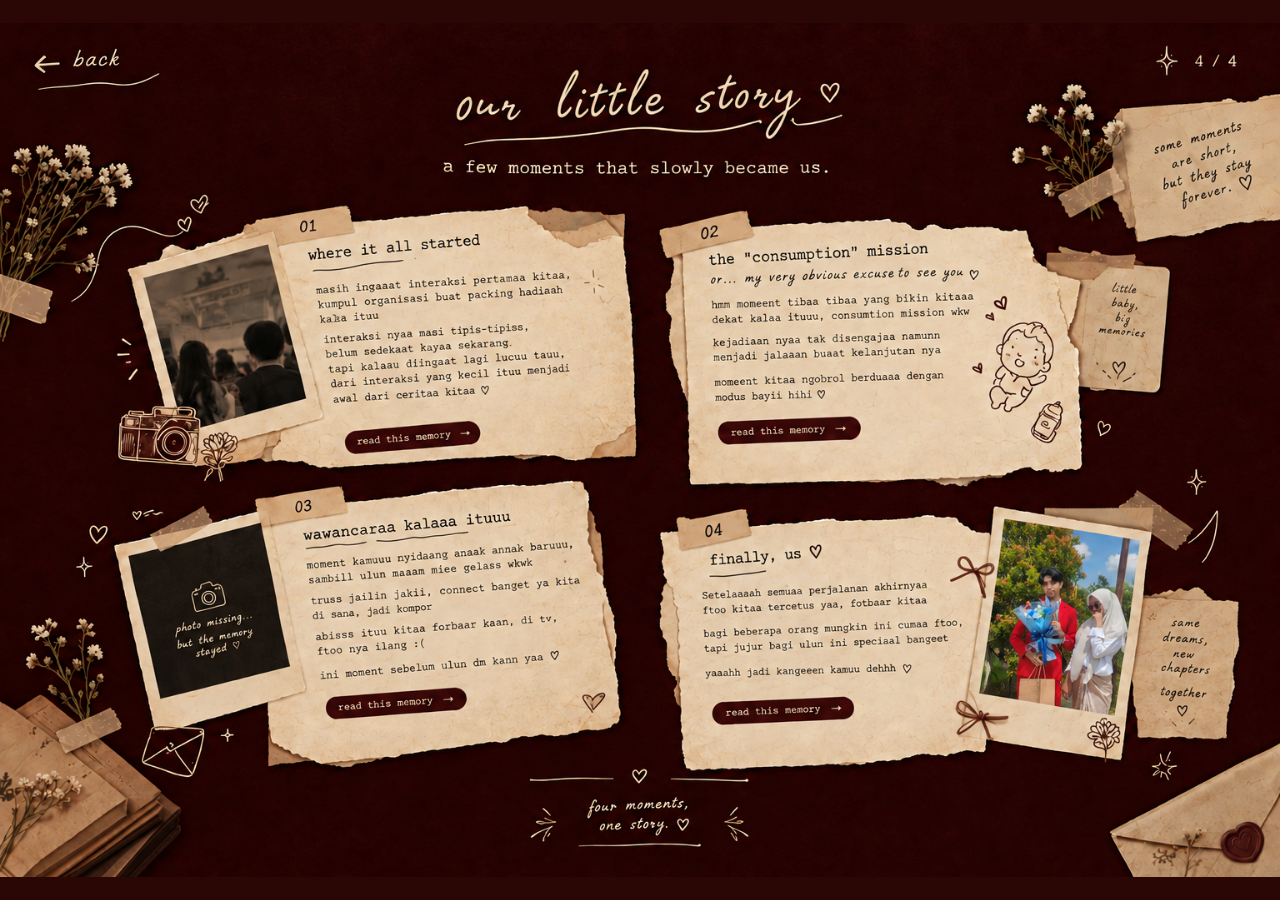
<file: memories.html>
<!DOCTYPE html>
<html lang="id">
<head>
    <meta charset="UTF-8">
    <meta name="viewport" content="width=device-width, initial-scale=1.0">
    <title>our little story</title>
    <link rel="stylesheet" href="memories.css">
</head>
<body>

    <section class="scene-home">
        <img class="scene-bg" src="img/memories-home.png" alt="our little story">

        <a class="hotspot back-hotspot" href="page1.html" aria-label="back to hub"></a>

        <button class="hotspot memory-hotspot" data-index="0" style="left:26.15%; top:46.08%; width:12.08%; height:4.42%;" aria-label="read memory 1"></button>
        <button class="hotspot memory-hotspot" data-index="1" style="left:55.32%; top:45.88%; width:12.60%; height:3.93%;" aria-label="read memory 2"></button>
        <button class="hotspot memory-hotspot" data-index="2" style="left:24.72%; top:77.23%; width:12.47%; height:4.72%;" aria-label="read memory 3"></button>
        <button class="hotspot memory-hotspot" data-index="3" style="left:54.86%; top:78.31%; width:12.54%; height:4.33%;" aria-label="read memory 4"></button>

        <div class="memory-modal-overlay hidden" id="memoryModalOverlay">
            <div class="memory-modal">
                <button class="modal-close" id="modalClose" aria-label="close">×</button>
                <p class="modal-number" id="modalNumber">01</p>
                <p class="modal-title" id="modalTitle">where it all started</p>
                <div class="modal-divider"></div>
                <div class="modal-text-wrap">
                    <p class="modal-text" id="modalText"></p>
                </div>
                <button class="modal-close-btn" id="modalCloseBtn">close ♡</button>
            </div>
        </div>
    </section>

    <script src="memories.js"></script>
</body>
</html>
</file>
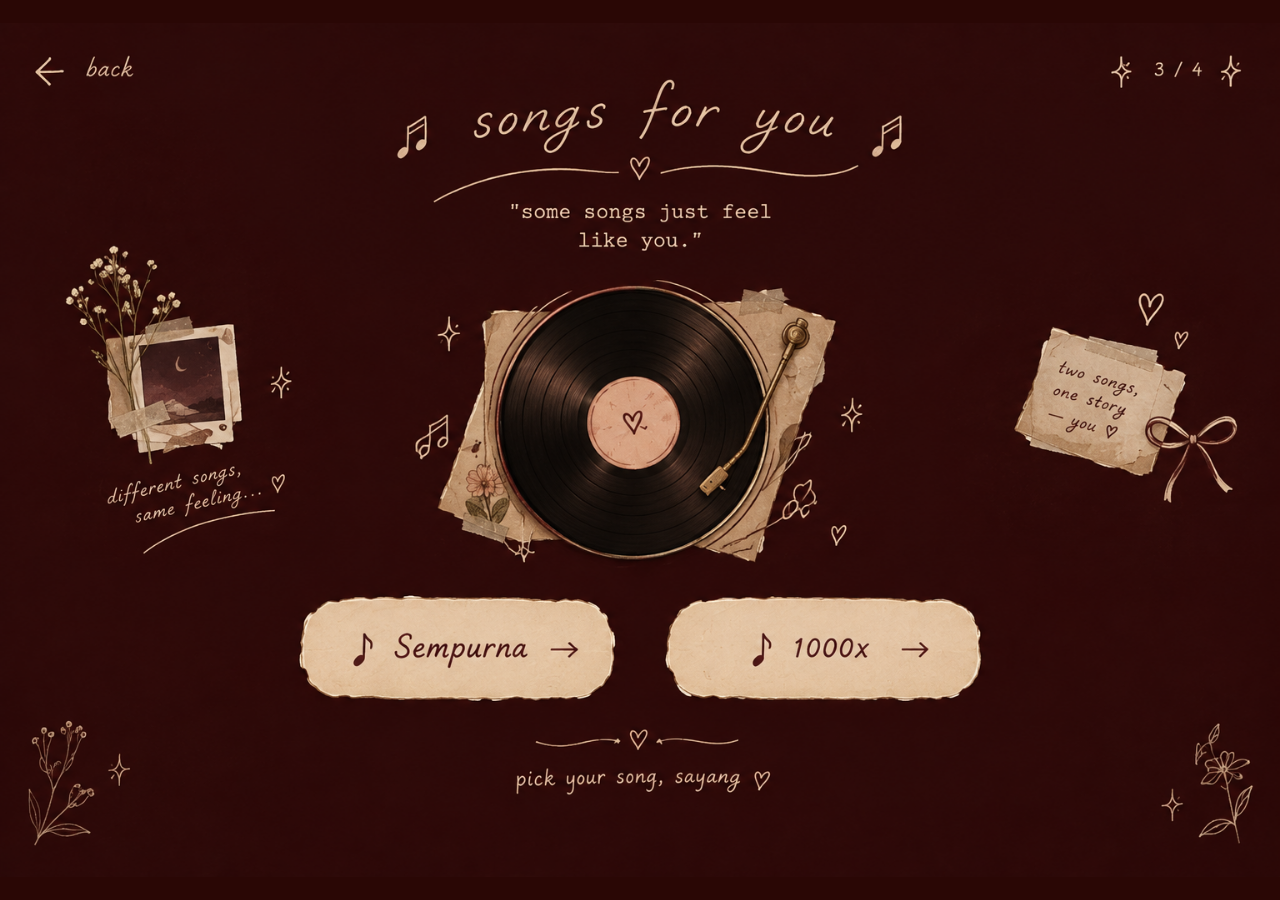
<file: Music.html>
<!DOCTYPE html>
<html lang="id">
<head>
    <meta charset="UTF-8">
    <meta name="viewport" content="width=device-width, initial-scale=1.0">
    <title>songs for you</title>
    <link rel="stylesheet" href="music.css">
</head>
<body>

    
    <section class="scene scene-home" id="musicHome">
        <img class="scene-bg" src="img/music-home.png" alt="songs for you">
        <div class="home-dim-overlay" id="homeDimOverlay"></div>

        <a class="hotspot back-hotspot" href="page1.html" aria-label="back to hub"></a>

        <button class="hotspot song-hotspot hotspot-sempurna" id="hotspotSempurna" data-index="0" aria-label="play Sempurna"></button>
        <button class="hotspot song-hotspot hotspot-1000x" id="hotspot1000x" data-index="1" aria-label="play 1000x"></button>

        <span class="found-mark found-mark-sempurna hidden" id="foundMarkSempurna">✧</span>
        <span class="found-mark found-mark-1000x hidden" id="foundMark1000x">✧</span>

        <div class="final-layer hidden" id="finalLayer">
            <p class="final-text" id="finalText1"></p>
            <button class="final-btn hidden" id="finalBtn">one more thing ♡</button>
            <a class="final-btn hidden" id="backHubBtn" href="page1.html">back to hub ♡</a>
        </div>
    </section>

    
    <section class="scene scene-detail hidden" id="songDetail">
        <div class="stage" id="stage">

            <img class="song-bg" id="songBg" src="img/song-bg.jpg" alt="">

            <div class="vinyl-label-spin" id="vinylLabel"></div>

            <button class="hotspot detail-back" id="detailBackBtn" aria-label="back"></button>

            <div class="progress-bar" id="progressBar">
                <div class="progress-track"></div>
                <div class="progress-fill" id="progressFill"></div>
                <div class="progress-knob" id="progressKnob"></div>
            </div>
            <span class="time time-current" id="timeCurrent">00:00</span>
            <span class="time time-duration" id="timeDuration">00:00</span>

            <button class="ctrl ctrl-side ctrl-prev" id="prevBtn" aria-label="previous song">
                <svg viewBox="0 0 24 24"><path d="M6 6h2.4v12H6zM10 12l8-6v12z"/></svg>
            </button>

            <button class="ctrl ctrl-play" id="playBtn" aria-label="play or pause">
                <svg class="icon-play" viewBox="0 0 24 24"><path d="M8 5.5v13l11-6.5z"/></svg>
                <svg class="icon-pause" viewBox="0 0 24 24"><path d="M7 5h3.6v14H7zM13.4 5H17v14h-3.6z"/></svg>
            </button>

            <button class="ctrl ctrl-side ctrl-next" id="nextBtn" aria-label="next song">
                <svg viewBox="0 0 24 24"><path d="M15.6 6H18v12h-2.4zM6 18V6l8 6z"/></svg>
            </button>

            <span class="heart-mark" id="heartMark">♥</span>

            <button class="hotspot why-hotspot" id="whyBtn" aria-label="why this song?"></button>

            <div class="why-card hidden" id="whyCard">
                <button class="why-close" id="whyClose">×</button>
                <p class="why-label">why this song?</p>
                <p class="why-text" id="whyText"></p>
                <button class="why-close-btn" id="whyCloseBtn">close ♡</button>
            </div>
        </div>

        <audio id="audioPlayer" preload="metadata"></audio>
    </section>

    <script src="music.js"></script>
</body>
</html>
</file>
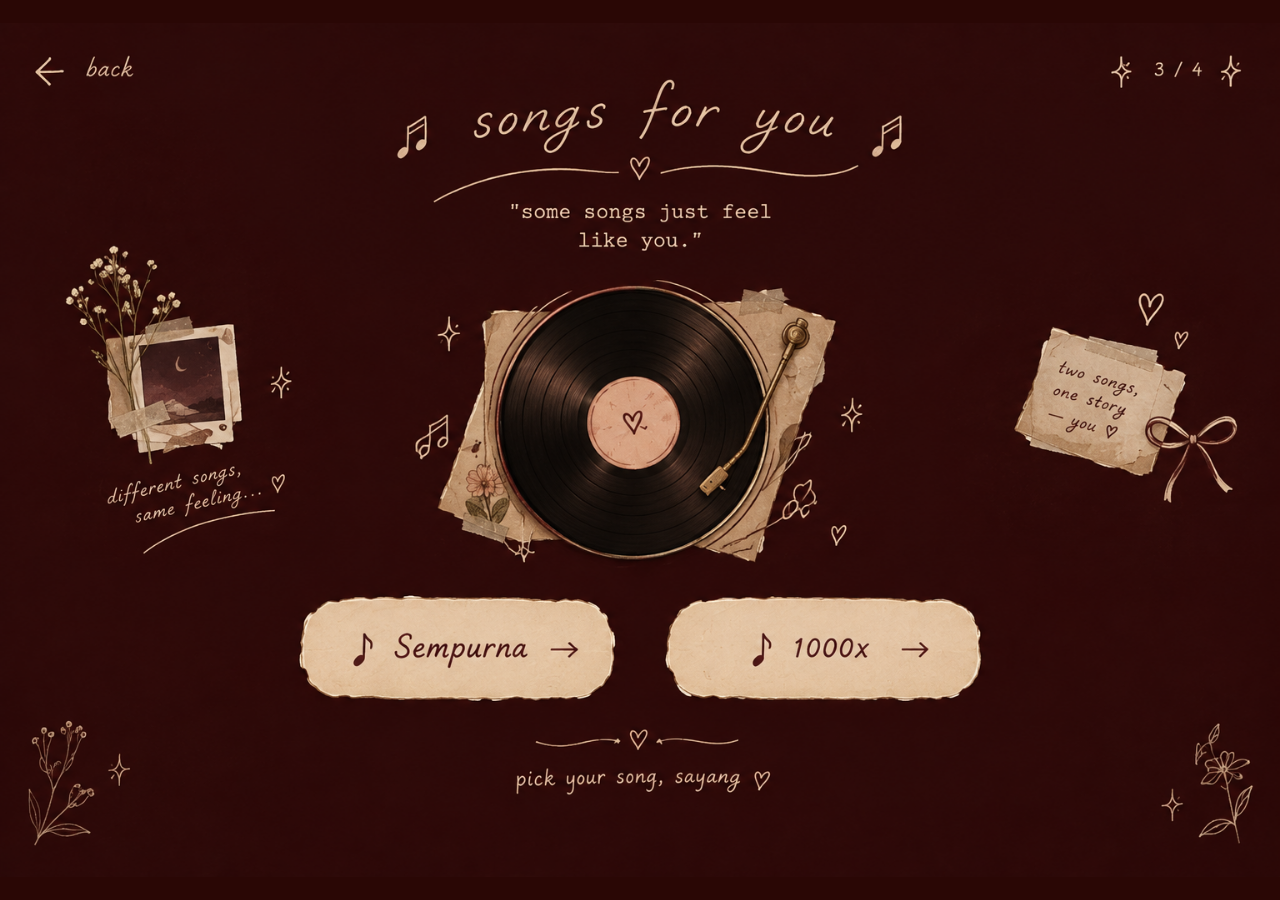
<file: music.html>
<!DOCTYPE html>
<html lang="id">
<head>
    <meta charset="UTF-8">
    <meta name="viewport" content="width=device-width, initial-scale=1.0">
    <title>songs for you</title>
    <link rel="stylesheet" href="music.css">
</head>
<body>

    
    <section class="scene scene-home" id="musicHome">
        <img class="scene-bg" src="img/music-home.png" alt="songs for you">
        <div class="home-dim-overlay" id="homeDimOverlay"></div>

        <a class="hotspot back-hotspot" href="page1.html" aria-label="back to hub"></a>

        <button class="hotspot song-hotspot hotspot-sempurna" id="hotspotSempurna" data-index="0" aria-label="play Sempurna"></button>
        <button class="hotspot song-hotspot hotspot-1000x" id="hotspot1000x" data-index="1" aria-label="play 1000x"></button>

        <span class="found-mark found-mark-sempurna hidden" id="foundMarkSempurna">✧</span>
        <span class="found-mark found-mark-1000x hidden" id="foundMark1000x">✧</span>

        <div class="final-layer hidden" id="finalLayer">
            <p class="final-text" id="finalText1"></p>
            <button class="final-btn hidden" id="finalBtn">one more thing ♡</button>
            <a class="final-btn hidden" id="backHubBtn" href="page1.html">back to hub ♡</a>
        </div>
    </section>

    
    <section class="scene scene-detail hidden" id="songDetail">
        <div class="stage" id="stage">

            <img class="song-bg" id="songBg" src="img/song-bg.jpg" alt="">

            <div class="vinyl-label-spin" id="vinylLabel"></div>

            <button class="hotspot detail-back" id="detailBackBtn" aria-label="back"></button>

            <div class="progress-bar" id="progressBar">
                <div class="progress-track"></div>
                <div class="progress-fill" id="progressFill"></div>
                <div class="progress-knob" id="progressKnob"></div>
            </div>
            <span class="time time-current" id="timeCurrent">00:00</span>
            <span class="time time-duration" id="timeDuration">00:00</span>

            <button class="ctrl ctrl-side ctrl-prev" id="prevBtn" aria-label="previous song">
                <svg viewBox="0 0 24 24"><path d="M6 6h2.4v12H6zM10 12l8-6v12z"/></svg>
            </button>

            <button class="ctrl ctrl-play" id="playBtn" aria-label="play or pause">
                <svg class="icon-play" viewBox="0 0 24 24"><path d="M8 5.5v13l11-6.5z"/></svg>
                <svg class="icon-pause" viewBox="0 0 24 24"><path d="M7 5h3.6v14H7zM13.4 5H17v14h-3.6z"/></svg>
            </button>

            <button class="ctrl ctrl-side ctrl-next" id="nextBtn" aria-label="next song">
                <svg viewBox="0 0 24 24"><path d="M15.6 6H18v12h-2.4zM6 18V6l8 6z"/></svg>
            </button>

            <span class="heart-mark" id="heartMark">♥</span>

            <button class="hotspot why-hotspot" id="whyBtn" aria-label="why this song?"></button>

            <div class="why-card hidden" id="whyCard">
                <button class="why-close" id="whyClose">×</button>
                <p class="why-label">why this song?</p>
                <p class="why-text" id="whyText"></p>
                <button class="why-close-btn" id="whyCloseBtn">close ♡</button>
            </div>
        </div>

        <audio id="audioPlayer" preload="metadata"></audio>
    </section>

    <script src="music.js"></script>
</body>
</html>
</file>
<file: style.css>
@import url('https://fonts.googleapis.com/css2?family=Ballet:opsz@16..72&family=Cormorant+Garamond:ital,wght@0,400;0,500;0,600;1,500&family=Courier+Prime&family=Caveat:wght@500;600&display=swap');

* {
    margin: 0;
    padding: 0;
    box-sizing: border-box;
}

body {
    background-color: #300B0A;
}

.cover {
    position: relative;
    min-height: 100vh;

    display: flex;
    align-items: center;
    justify-content: center;

    gap: 80px;

    background: #300B0A;

    overflow: hidden;
}


.ornamen {
    position: absolute;
    opacity: 0.85;
    pointer-events: none;
}

.heart-1 { width: 46px; top: 8%;  left: 4%;  transform: rotate(-6deg); }
.heart-2 { width: 30px; top: 40%; left: 92%; transform: rotate(8deg); }

.sparkle-1 { width: 26px; top: 14%; left: 60%; }
.sparkle-2 { width: 18px; top: 60%; left: 96%; }
.sparkle-3 { width: 16px; top: 20%; left: 3%; }

.flower-1 { width: 34px; top: 24%; left: 8%; }
.flower-2 { width: 30px; top: 72%; left: 63%; }

.ribbon { width: 60px; top: 62%; left: 6%; transform: rotate(-6deg); }

.moon { width: 90px; bottom: 4%; right: 4%; opacity: 0.9; }

.curl { width: 160px; bottom: 9%; left: 2%; opacity: 0.7; }


.sticky-note {
    position: absolute;
    top: 2%;
    right: 4%;

    width: 100px;
    padding: 14px 10px 16px;

    background: #ede1c8;
    color: #300B0A;

    font-family: "Cormorant Garamond", serif;
    font-style: italic;
    font-size: 11px;
    line-height: 1.35;
    text-align: center;

    transform: rotate(5deg);
    box-shadow: 0 6px 14px rgba(0,0,0,0.35);
}

.sticky-note::before {
    content: "";
    position: absolute;
    top: -8px;
    left: 50%;
    transform: translateX(-50%) rotate(-3deg);
    width: 32px;
    height: 14px;
    background: rgba(243, 223, 189, 0.55);
}


.corner-text {
    position: absolute;
    bottom: 6%;
    left: 4%;

    font-family: "Caveat", cursive;
    font-size: 26px;
    line-height: 1.15;
    color: #f3dfbd;
    text-align: left;
}




.photo-kol {
    position: relative;

    width: 600px;
    height: 700px;
}

.photo {
    position: absolute;

    width: 190px;

    padding: 10px;

    background: #f4ead7;

    box-shadow: 0 10px 25px rgba(0,0,0,0.25);

    transition: 0.3s ease;

    object-fit: cover;
}

.photo:hover {
    transform: scale(1.05) rotate(0deg);
    z-index: 10;
}


.photo::before {
    content: "";
    position: absolute;
    top: -8px;
    left: 50%;
    transform: translateX(-50%) rotate(-3deg);
    width: 50px;
    height: 20px;
    background: rgba(243, 223, 189, 0.5);
}



.p1 { top: 20px;  left: 80px;  transform: rotate(-8deg); }
.p2 { top: 30px;  left: 280px; transform: rotate(5deg); }
.p3 { top: 220px; left: 20px;  transform: rotate(4deg); }
.p4 { top: 200px; left: 230px; transform: rotate(-5deg); }
.p5 { top: 400px; left: 70px;  transform: rotate(-7deg); }
.p6 { top: 390px; left: 290px; transform: rotate(7deg); }
.p7 { top: 520px; left: 180px; transform: rotate(-2deg); }




.birthday {
    position: relative;
    z-index: 5;
    top: 40px;

    display: flex;
    flex-direction: column;
    align-items: center;
    text-align: center;
}




h1 {
    font-family: "Cormorant Garamond", serif;
    font-size: 150px;
    font-weight: 500;
    color: #f3dfbd;
    line-height: 0.75;
    margin: 0;
}




h2 {
    font-family: "Ballet", cursive;
    font-size: 150px;
    font-weight: 400;
    color: #f3dfbd;
    line-height: 0.75;
    margin: 0;
    margin-top: -15px;
}




.subtitle-line {
    margin-top: 34px;
}

.subtitle-line span {
    font-family: "Courier Prime", monospace;
    font-size: 16px;
    letter-spacing: 2px;
    color: #f3dfbd;
}

.subtitle-line hr {
    width: 200px;
    margin: 10px auto 0;
    border: none;
    border-top: 1px solid rgba(243, 223, 189, 0.6);
}

.gift-text {
    font-family: "Courier Prime", monospace;
    font-size: 22px;
    letter-spacing: 2px;
    color: #f3dfbd;
    margin-top: 40px;
}




.buttons {
    display: flex;
    gap: 50px;
    margin-top: 70px;
}

button {
    font-family: "Courier Prime", monospace;
    font-size: 22px;
    letter-spacing: 2px;

    width: 260px;
    padding: 18px;

    border-radius: 50px;
    border: none;

    background-color: #f3dfbd;
    color: #300B0A;

    cursor: pointer;
    transition: 0.3s ease;
}

button:hover {
    transform: translateY(-5px);
    box-shadow: 0 10px 20px rgba(0,0,0,0.25);
}

.made-with-love {
    margin-top: 50px;
    font-family: "Courier Prime", monospace;
    font-size: 13px;
    letter-spacing: 2px;
    color: rgba(243, 223, 189, 0.75);
}
</file>
<file: letter.css>
@import url('https://fonts.googleapis.com/css2?family=Cormorant+Garamond:ital,wght@0,400;0,500;0,600;1,500;1,600&family=Courier+Prime&family=Caveat:wght@500;600&display=swap');

* {
    margin: 0;
    padding: 0;
    box-sizing: border-box;
}

body {
    background-color: #300B0A;
    min-height: 100vh;
    overflow-x: hidden;
}

.hidden { display: none !important; }


.locked-screen {
    min-height: 100vh;
    display: flex;
    flex-direction: column;
    align-items: center;
    justify-content: center;
    gap: 24px;
    text-align: center;
    padding: 40px;
}

.locked-box {
    font-family: "Cormorant Garamond", serif;
    font-style: italic;
    font-size: 22px;
    color: #f3dfbd;
    max-width: 480px;
    line-height: 1.8;
}

.back-btn {
    font-family: "Courier Prime", monospace;
    font-size: 15px;
    letter-spacing: 2px;
    padding: 14px 34px;
    border-radius: 50px;
    border: 1px solid #f3dfbd;
    background: transparent;
    color: #f3dfbd;
    text-decoration: none;
    transition: 0.3s ease;
}

.back-btn:hover {
    background: #f3dfbd;
    color: #300B0A;
    transform: translateY(-3px);
}


.letter-wrap {
    min-height: 100vh;
    display: flex;
    align-items: center;
    justify-content: center;
    padding: 60px 20px;
}

.stage {
    display: flex;
    flex-direction: column;
    align-items: center;
    text-align: center;
    gap: 22px;
    animation: fadeIn 0.7s ease;
}

@keyframes fadeIn {
    from { opacity: 0; transform: translateY(14px); }
    to { opacity: 1; transform: translateY(0); }
}

.pre-title {
    font-family: "Cormorant Garamond", serif;
    font-style: italic;
    font-size: 24px;
    letter-spacing: 1px;
    color: #f3dfbd;
}

.sub-note {
    font-family: "Courier Prime", monospace;
    font-size: 13px;
    letter-spacing: 1.5px;
    color: rgba(243, 223, 189, 0.75);
}

.open-label {
    font-family: "Courier Prime", monospace;
    font-size: 15px;
    letter-spacing: 2px;
    color: #f3dfbd;
}


.envelope-btn {
    background: none;
    border: none;
    cursor: pointer;
    padding: 30px 20px;
}

.envelope-photo {
    width: 380px;
    max-width: 85vw;
    height: auto;
    display: block;
    filter: drop-shadow(0 14px 26px rgba(0,0,0,0.5));
    transition: transform 0.35s ease, opacity 0.35s ease;
}

.envelope-photo.closed-final {
    width: 300px;
    filter: drop-shadow(0 10px 20px rgba(0,0,0,0.45));
}

.envelope-btn:hover .envelope-photo {
    transform: translateY(-4px) scale(1.02);
}

.envelope-photo.opening {
    transform: scale(0.92);
    opacity: 0;
}



.paper-scene {
    position: relative;
    display: inline-block;
}

.envelope-flap-behind {
    position: absolute;
    bottom: -34px;
    left: 50%;
    transform: translateX(-50%);
    width: 82%;
    height: 110px;
    z-index: 0;
}

.envelope-flap-behind::before {
    content: "";
    position: absolute;
    inset: 0;
    background: linear-gradient(160deg, #d9c6a5, #b99e78);
    clip-path: polygon(0% 0%, 100% 0%, 50% 100%);
    box-shadow: 0 16px 28px rgba(0,0,0,0.35);
}

.envelope-flap-behind::after {
    content: "";
    position: absolute;
    top: -18px;
    left: 0;
    width: 100%;
    height: 20px;
    background: linear-gradient(160deg, #cbb491, #b19878);
    border-radius: 3px 3px 0 0;
}

.paper {
    background: #f4ead7;
    color: #5a3a24;
    border-radius: 4px;
    box-shadow: 0 16px 34px rgba(0,0,0,0.45);
    position: relative;
    z-index: 1;
}

.side-sprig {
    position: absolute;
    top: -35px;
    width: 60px;
    z-index: 2;
    opacity: 0.92;
    pointer-events: none;
}

.sprig-left {
    left: -40px;
    transform: rotate(-6deg);
}

.sprig-right {
    right: -40px;
    transform: scaleX(-1) rotate(-6deg);
}

.date-paper {
    width: 280px;
    padding: 50px 24px;
    border: none;
    cursor: pointer;
    display: flex;
    flex-direction: column;
    align-items: center;
    gap: 14px;
    animation: riseUp 0.6s ease;
}

@keyframes riseUp {
    from { opacity: 0; transform: translateY(40px); }
    to { opacity: 1; transform: translateY(0); }
}

.date-text {
    font-family: "Cormorant Garamond", serif;
    font-style: italic;
    font-size: 20px;
    letter-spacing: 1px;
}

.date-text.small {
    font-size: 14px;
    text-align: right;
    width: 100%;
    opacity: 0.7;
    margin-bottom: 18px;
}

.tap-hint {
    font-family: "Courier Prime", monospace;
    font-size: 12px;
    letter-spacing: 1.5px;
    opacity: 0.65;
}


.stage-letter {
    width: 100%;
    max-width: 620px;
}

.stage-letter .paper-scene {
    display: block;
    width: 100%;
}

.letter-paper {
    width: 100%;
    padding: 44px 40px;
    max-height: 74vh;
    overflow-y: auto;
    scrollbar-width: none;
    -ms-overflow-style: none;
}

.letter-paper::-webkit-scrollbar {
    display: none;
}

.letter-page-content {
    font-family: "Cormorant Garamond", serif;
    font-size: 17px;
    line-height: 1.9;
    text-align: left;
}

.letter-page-content p {
    margin-bottom: 18px;
}

.letter-page-content .opener {
    font-style: italic;
    font-size: 20px;
}

.letter-page-content .big-line {
    font-style: italic;
    font-weight: 600;
    font-size: 26px;
    text-align: center;
    line-height: 1.5;
    margin: 34px 0;
    color: #7a2b26;
}

.letter-page-content .signoff {
    font-style: italic;
    text-align: center;
    font-size: 22px;
    margin-top: 6px;
}

.letter-page-content .handwritten {
    font-family: "Caveat", cursive;
    font-size: 26px;
    text-align: center;
    line-height: 1.4;
}

.page-tag {
    font-family: "Courier Prime", monospace;
    font-size: 12px;
    letter-spacing: 2px;
    color: #a3835c;
    margin-bottom: 20px;
    text-transform: uppercase;
}

.days-block {
    text-align: center;
    margin: 20px 0 30px;
}

.days-block .days-number {
    font-family: "Cormorant Garamond", serif;
    font-weight: 600;
    font-size: 46px;
    letter-spacing: 4px;
    color: #7a2b26;
    display: block;
    margin-bottom: 6px;
}

.days-block .days-label {
    font-family: "Courier Prime", monospace;
    font-size: 13px;
    letter-spacing: 3px;
}

.ending-block {
    text-align: center;
    margin-top: 40px;
    animation: fadeIn 0.9s ease;
}

.ending-divider {
    font-size: 13px;
    letter-spacing: 2px;
    opacity: 0.5;
    margin: 6px 0;
}

.ending-text {
    font-family: "Cormorant Garamond", serif;
    font-style: italic;
    font-size: 22px;
    line-height: 1.7;
    margin: 14px 0;
}

.keep-safe {
    font-family: "Courier Prime", monospace;
    font-size: 12px;
    letter-spacing: 1.5px;
    opacity: 0.7;
    margin: 18px 0 28px;
}


.letter-btn {
    font-family: "Courier Prime", monospace;
    font-size: 14px;
    letter-spacing: 2px;
    padding: 12px 30px;
    border-radius: 50px;
    border: 1px solid #300B0A;
    background: transparent;
    color: #300B0A;
    cursor: pointer;
    transition: 0.3s ease;
    display: block;
    margin: 30px auto 0;
}

.letter-btn:hover {
    background: #300B0A;
    color: #f3dfbd;
    transform: translateY(-3px);
}

.scroll-hint {
    text-align: center;
    margin-top: 24px;
    display: flex;
    flex-direction: column;
    align-items: center;
    gap: 8px;
}

.scroll-hint .divider-line {
    width: 70px;
    height: 1px;
    background: rgba(90, 58, 36, 0.35);
}

.scroll-hint .divider-heart {
    font-size: 13px;
    color: #7a2b26;
}

.scroll-hint p {
    font-family: "Courier Prime", monospace;
    font-size: 11px;
    letter-spacing: 1.5px;
    opacity: 0.55;
    margin: 0;
}

.back-menu-link {
    font-family: "Courier Prime", monospace;
    font-size: 13px;
    letter-spacing: 2px;
    color: rgba(243, 223, 189, 0.75);
    text-decoration: underline;
    margin-top: 6px;
}


.stage-envelope,
.stage-closed {
    position: relative;
}

.deco {
    position: absolute;
    opacity: 0.85;
    pointer-events: none;
}

.deco-heart { width: 22px; }
.deco-sparkle { width: 16px; }
.deco-flower { width: 20px; }

.deco-bow {
    position: absolute;
    top: -60px;
    left: 50%;
    transform: translateX(-50%);
    width: 90px;
    opacity: 0.8;
}

.side-note {
    position: absolute;
    top: 20%;
    right: -8%;
    font-family: "Cormorant Garamond", serif;
    font-style: italic;
    font-size: 15px;
    line-height: 1.5;
    color: #f3dfbd;
    text-align: center;
    max-width: 90px;
}

.paper::before {
    content: "";
    position: absolute;
    top: -12px;
    left: 50%;
    transform: translateX(-50%) rotate(-2deg);
    width: 60px;
    height: 22px;
    background: rgba(243, 223, 189, 0.35);
    box-shadow: 0 2px 4px rgba(0,0,0,0.15);
}

.letter-doodle {
    position: absolute;
    bottom: 14px;
    right: 16px;
    width: 46px;
    opacity: 0.8;
    pointer-events: none;
}
</file>
<file: cake.css>
@import url('https://fonts.googleapis.com/css2?family=Cormorant+Garamond:ital,wght@0,400;0,500;0,600;1,500;1,600&family=Courier+Prime&family=Caveat:wght@500;600&display=swap');

* {
    margin: 0;
    padding: 0;
    box-sizing: border-box;
}

body {
    background-color: #300B0A;
    min-height: 100vh;
    position: relative;
    overflow-x: hidden;
}

.hidden { display: none !important; }


.back-link {
    position: fixed;
    top: 26px;
    left: 30px;
    font-family: "Courier Prime", monospace;
    font-size: 14px;
    letter-spacing: 1.5px;
    color: #f3dfbd;
    text-decoration: none;
    opacity: 0.85;
    z-index: 20;
}

.back-link:hover { opacity: 1; }

.page-counter {
    position: fixed;
    top: 26px;
    right: 30px;
    font-family: "Courier Prime", monospace;
    font-size: 13px;
    letter-spacing: 2px;
    color: #f3dfbd;
    opacity: 0.8;
    z-index: 20;
}


.corner-note {
    position: absolute;
    font-family: "Caveat", cursive;
    font-size: 20px;
    line-height: 1.25;
    color: #f3dfbd;
    opacity: 0.85;
    z-index: 1;
}

.top-left { top: 8%; left: 3%; text-align: left; }
.bottom-right { bottom: 5%; right: 3%; text-align: right; }


.cake-page {
    padding: 90px 40px 60px;
    text-align: center;
    position: relative;
}

.cake-header {
    position: relative;
    margin-bottom: 50px;
}

.deco-bow {
    width: 100px;
    margin-bottom: 6px;
    opacity: 0.85;
}

.cake-header h1 {
    font-family: "Cormorant Garamond", serif;
    font-style: italic;
    font-weight: 500;
    font-size: 42px;
    color: #f3dfbd;
}

.heart-inline { font-style: normal; }

.header-underline {
    width: 130px;
    height: 1px;
    background: rgba(243, 223, 189, 0.5);
    margin: 10px auto;
}

.subtitle {
    font-family: "Courier Prime", monospace;
    font-size: 14px;
    letter-spacing: 1.5px;
    color: #f3dfbd;
    opacity: 0.85;
}


.wish-grid {
    display: grid;
    grid-template-columns: 330px 1fr 330px;
    grid-template-rows: auto auto;
    align-items: center;
    gap: 30px 50px;
    max-width: 1250px;
    margin: 0 auto;
}

.wish-pos-1 { grid-column: 1; grid-row: 1; justify-self: end; }
.wish-pos-2 { grid-column: 1; grid-row: 2; justify-self: end; }
.wish-pos-3 { grid-column: 3; grid-row: 1; justify-self: start; }
.wish-pos-4 { grid-column: 3; grid-row: 2; justify-self: start; }

.cake-center {
    grid-column: 2;
    grid-row: 1 / 3;
    display: flex;
    flex-direction: column;
    align-items: center;
}


.wish-card {
    position: relative;
    width: 320px;
}

.wish-card.revealed {
    opacity: 1;
    transform: translateY(0);
    pointer-events: auto;
}

.wish-card:not(.revealed) {
    opacity: 0;
    transform: translateY(16px);
    pointer-events: none;
}

.wish-card {
    transition: opacity 0.6s ease, transform 0.6s ease;
}

.wish-paper {
    width: 100%;
    display: block;
    filter: drop-shadow(0 14px 24px rgba(0,0,0,0.45));
}

.wish-text-overlay {
    position: absolute;
    top: 32%;
    left: 13%;
    width: 66%;
    height: 52%;

    overflow-y: auto;
    scrollbar-width: none;
    -ms-overflow-style: none;

    font-family: "Courier Prime", monospace;
    font-size: 11.5px;
    line-height: 1.75;
    letter-spacing: 0.2px;
    color: #5a3a24;
    text-align: left;
}

.wish-text-overlay::-webkit-scrollbar {
    display: none;
}



.cake-wrap {
    position: relative;
    width: 320px;
    margin: 0 auto 14px;
}

.cake-photo {
    width: 100%;
    display: block;
    filter: drop-shadow(0 20px 34px rgba(0,0,0,0.5));
    transition: filter 0.8s ease, opacity 0.8s ease;
}

.cake-photo.dimmed {
    filter: brightness(0.35) drop-shadow(0 20px 34px rgba(0,0,0,0.5));
}


.candle-marker {
    position: absolute;
    width: 9%;
    padding-top: 9%;
    transform: translate(-50%, -50%);
    background: none;
    border: none;
    cursor: pointer;
    z-index: 3;
}

.marker-glow {
    position: absolute;
    inset: 0;
    border-radius: 50%;
    border: 1.5px solid rgba(243, 223, 189, 0.75);
    box-shadow: 0 0 10px rgba(255, 200, 120, 0.55);
    animation: markerPulse 1.6s ease-in-out infinite;
    transition: opacity 0.5s ease, transform 0.5s ease;
}

@keyframes markerPulse {
    0%, 100% { transform: scale(0.9); opacity: 0.85; }
    50% { transform: scale(1.15); opacity: 0.4; }
}

.candle-marker.found .marker-glow {
    animation: none;
    opacity: 0;
    transform: scale(2.2);
}

.candle-marker.blowing .marker-glow {
    opacity: 0;
}

.found-toast {
    position: absolute;
    top: -30px;
    left: 50%;
    transform: translateX(-50%);
    font-family: "Courier Prime", monospace;
    font-size: 12px;
    letter-spacing: 1px;
    color: #f3dfbd;
    background: rgba(90, 15, 24, 0.85);
    padding: 6px 14px;
    border-radius: 20px;
    white-space: nowrap;
    opacity: 0;
    pointer-events: none;
    transition: opacity 0.3s ease;
}

.found-toast.show {
    opacity: 1;
}


.cake-instruction {
    font-family: "Courier Prime", monospace;
    font-size: 13px;
    letter-spacing: 1.5px;
    color: #f3dfbd;
    opacity: 0.8;
    margin-top: 6px;
    transition: opacity 0.4s ease;
}

.make-wish-btn {
    margin-top: 18px;
    font-family: "Courier Prime", monospace;
    font-size: 14px;
    letter-spacing: 2px;
    padding: 14px 32px;
    border-radius: 50px;
    border: 1px solid #f3dfbd;
    background: transparent;
    color: #f3dfbd;
    cursor: pointer;
    transition: 0.3s ease;
    animation: fadeIn 0.6s ease;
}

.make-wish-btn:hover {
    background: #f3dfbd;
    color: #300B0A;
    transform: translateY(-3px);
}

@keyframes fadeIn {
    from { opacity: 0; transform: translateY(10px); }
    to { opacity: 1; transform: translateY(0); }
}


.final-overlay {
    position: fixed;
    inset: 0;
    background: rgba(20, 4, 7, 0.88);
    display: flex;
    flex-direction: column;
    align-items: center;
    justify-content: center;
    gap: 30px;
    z-index: 50;
    animation: fadeIn 0.8s ease;
}

.final-text {
    font-family: "Cormorant Garamond", serif;
    font-style: italic;
    font-size: 30px;
    color: #f3dfbd;
    text-align: center;
    padding: 0 20px;
    animation: fadeIn 0.8s ease;
}

.back-final-btn {
    font-family: "Courier Prime", monospace;
    font-size: 14px;
    letter-spacing: 2px;
    padding: 14px 34px;
    border-radius: 50px;
    border: 1px solid #f3dfbd;
    background: transparent;
    color: #f3dfbd;
    text-decoration: none;
    transition: 0.3s ease;
    animation: fadeIn 0.6s ease;
}

.back-final-btn:hover {
    background: #f3dfbd;
    color: #300B0A;
    transform: translateY(-3px);
}

.deco-sparkle {
    position: absolute;
    width: 22px;
    opacity: 0.8;
}

.sp1 { top: 20%; left: 20%; }
.sp2 { top: 30%; right: 18%; }
.sp3 { bottom: 25%; left: 30%; }
</file>
<file: flower.css>
* { box-sizing: border-box; margin: 0; padding: 0; }
html, body { height: 100%; }

.subpage {
    position: relative;
    width: 100%;
    min-height: 100vh;
    background-size: cover;
    background-position: center;
    background-repeat: no-repeat;
    overflow: hidden;
}

.hotspot {
    position: absolute;
    display: block;
    background: transparent;
}

.close-hotspot {
    position: absolute;
    display: block;
    background: transparent;
    cursor: pointer;
}
</file>
<file: memories.css>
@import url('https://fonts.googleapis.com/css2?family=Cormorant+Garamond:ital,wght@0,400;0,500;0,600;1,500;1,600&family=Courier+Prime&family=Caveat:wght@500;600&display=swap');

* {
    margin: 0;
    padding: 0;
    box-sizing: border-box;
}

body {
    background-color: #2a0705;
    min-height: 100vh;
}

.hidden { display: none !important; }

.scene-home {
    position: relative;
    min-height: 100vh;
    display: flex;
    align-items: center;
    justify-content: center;
}

.scene-bg {
    width: 100%;
    max-width: 1536px;
    display: block;
}



.hotspot {
    position: absolute;
    background: none;
    border: none;
    cursor: pointer;
    padding: 0;
}

.back-hotspot {
    top: 1%;
    left: 1%;
    width: 10%;
    height: 6%;
}

.memory-hotspot {
    border-radius: 30px;
}


.memory-modal-overlay {
    position: fixed;
    inset: 0;
    background: rgba(20, 4, 7, 0.82);
    display: flex;
    align-items: center;
    justify-content: center;
    z-index: 30;
    animation: fadeIn 0.4s ease;
    padding: 30px;
}

@keyframes fadeIn {
    from { opacity: 0; }
    to { opacity: 1; }
}

.memory-modal {
    position: relative;
    width: 100%;
    max-width: 480px;
    max-height: 82vh;
    background: #f4ead7;
    color: #5a3a24;
    padding: 40px 36px 32px;
    border-radius: 4px;
    box-shadow: 0 24px 50px rgba(0,0,0,0.55);
    text-align: left;
    animation: fadeInUp 0.45s ease;
    display: flex;
    flex-direction: column;
}

@keyframes fadeInUp {
    from { opacity: 0; transform: translateY(20px) scale(0.98); }
    to { opacity: 1; transform: translateY(0) scale(1); }
}

.memory-modal::before {
    content: "";
    position: absolute;
    top: -10px;
    left: 50%;
    transform: translateX(-50%) rotate(-2deg);
    width: 50px;
    height: 20px;
    background: rgba(90, 58, 36, 0.18);
}

.modal-close {
    position: absolute;
    top: 14px;
    right: 18px;
    background: none;
    border: none;
    font-size: 20px;
    color: #7a2b26;
    cursor: pointer;
    opacity: 0.7;
    line-height: 1;
}

.modal-close:hover { opacity: 1; }

.modal-number {
    font-family: "Courier Prime", monospace;
    font-size: 13px;
    letter-spacing: 2px;
    color: #a3835c;
}

.modal-title {
    font-family: "Cormorant Garamond", serif;
    font-style: italic;
    font-weight: 600;
    font-size: 26px;
    color: #7a2b26;
    margin-top: 4px;
    text-transform: lowercase;
}

.modal-divider {
    width: 70px;
    height: 1px;
    background: rgba(90, 58, 36, 0.35);
    margin: 16px 0 18px;
}

.modal-text-wrap {
    overflow-y: auto;
    scrollbar-width: none;
    -ms-overflow-style: none;
    flex: 1;
}

.modal-text-wrap::-webkit-scrollbar {
    display: none;
}

.modal-text {
    font-family: "Courier Prime", monospace;
    font-size: 13px;
    line-height: 1.9;
    white-space: pre-line;
}

.modal-close-btn {
    align-self: center;
    margin-top: 22px;
    font-family: "Courier Prime", monospace;
    font-size: 12px;
    letter-spacing: 1.5px;
    color: #7a2b26;
    background: none;
    border: none;
    border-bottom: 1px solid rgba(122, 43, 38, 0.4);
    cursor: pointer;
    padding-bottom: 2px;
}
</file>
<file: music.css>
@import url('https://fonts.googleapis.com/css2?family=Cormorant+Garamond:ital,wght@0,400;0,500;0,600;1,500;1,600&family=Courier+Prime&family=Caveat:wght@500;600&display=swap');

* { margin: 0; padding: 0; box-sizing: border-box; }

body {
    background-color: #2a0705;
    min-height: 100vh;
    overflow-x: hidden;
}

.hidden { display: none !important; }


.scene-home {
    position: relative;
    min-height: 100vh;
    display: flex;
    align-items: center;
    justify-content: center;
    background: #2a0705;
}

.scene-bg {
    width: 100%;
    max-width: 1536px;
    display: block;
    transition: filter 1s ease, opacity 1s ease;
}
.scene-bg.dimmed { filter: blur(4px) brightness(0.45); }

.home-dim-overlay {
    position: absolute;
    inset: 0;
    background: rgba(20, 4, 7, 0);
    pointer-events: none;
    transition: background 1s ease;
}
.home-dim-overlay.active { background: rgba(20, 4, 7, 0.35); }

.hotspot {
    position: absolute;
    background: none;
    border: none;
    cursor: pointer;
    padding: 0;
}

.back-hotspot { top: 1%; left: 1%; width: 10%; height: 7%; }

.song-hotspot { top: 66.5%; width: 25%; height: 13%; border-radius: 40px; }
.hotspot-sempurna { left: 22%; }
.hotspot-1000x { left: 51.5%; }

.found-mark {
    position: absolute;
    top: 62%;
    font-size: 18px;
    color: #f3dfbd;
    opacity: 0.9;
    pointer-events: none;
    animation: markPulse 1.8s ease-in-out infinite;
}
.found-mark-sempurna { left: 44.5%; }
.found-mark-1000x { left: 74%; }

@keyframes markPulse {
    0%, 100% { opacity: 0.5; transform: scale(0.9); }
    50% { opacity: 1; transform: scale(1.15); }
}



.final-layer {
    position: absolute;
    inset: 0;
    display: flex;
    flex-direction: column;
    align-items: center;
    justify-content: center;
    gap: 34px;
    text-align: center;
    padding: 20px;
    z-index: 5;
}

.final-text {
    font-family: "Cormorant Garamond", serif;
    font-style: italic;
    font-size: 30px;
    line-height: 1.6;
    color: #f3dfbd;
    max-width: 560px;
    opacity: 0;
    transition: opacity 0.8s ease;
}
.final-text.show { opacity: 1; }

.final-btn {
    font-family: "Courier Prime", monospace;
    font-size: 14px;
    letter-spacing: 1.5px;
    padding: 14px 30px;
    border-radius: 50px;
    border: 1px solid #f3dfbd;
    background: rgba(90, 15, 24, 0.4);
    color: #f3dfbd;
    text-decoration: none;
    cursor: pointer;
    opacity: 0;
    transform: translateY(8px);
    transition: opacity 0.6s ease, transform 0.6s ease, background 0.3s ease;
}
.final-btn.show { opacity: 1; transform: translateY(0); }
.final-btn:hover { background: #f3dfbd; color: #5a0f18; }


.scene-detail {
    min-height: 100vh;
    display: flex;
    align-items: center;
    justify-content: center;
    background: #290707;
    animation: fadeIn 0.6s ease;
}

@keyframes fadeIn { from { opacity: 0; } to { opacity: 1; } }

.stage {
    position: relative;
    width: min(100vw, calc(100vh * 16 / 9));
    aspect-ratio: 16 / 9;
    container-type: inline-size;
    --ink: #4a1218;
    --cream: #f0dcc0;
}

.song-bg {
    position: absolute;
    inset: 0;
    width: 100%;
    height: 100%;
    display: block;
    user-select: none;
    -webkit-user-drag: none;
}

.vinyl-label-spin {
    position: absolute;
    left: 28.4%;          
    top: 44.6%;          
    width: 7.55%;         
    aspect-ratio: 1;
    border-radius: 50%;
    background-image: url("img/song-bg.jpg");
    background-repeat: no-repeat;
    background-size: 1323.6% auto;
    background-position: 30.76% 51.5%;
    pointer-events: none;
    animation: spinLabel 4s linear infinite;
    animation-play-state: paused;
}
.vinyl-label-spin.spinning { animation-play-state: running; }

@keyframes spinLabel { to { transform: rotate(360deg); } }

.detail-back { left: 2%; top: 3.5%; width: 13%; height: 7%; }

.progress-bar {
    position: absolute;
    left: 53.2%;
    width: 22.8%;
    top: 46.6%;
    height: 2.6%;
    cursor: pointer;
    touch-action: none;
}
.progress-track, .progress-fill {
    position: absolute;
    left: 0;
    top: 50%;
    transform: translateY(-50%);
    border-radius: 2px;
}
.progress-track { width: 100%; height: 0.14cqw; background: rgba(74, 18, 24, 0.35); }
.progress-fill  { width: 0%; height: 0.24cqw; background: var(--ink); }
.progress-knob {
    position: absolute;
    left: 0%;
    top: 50%;
    width: 0.85cqw;
    height: 0.85cqw;
    border-radius: 50%;
    background: var(--ink);
    transform: translate(-50%, -50%);
}

.time {
    position: absolute;
    top: 49.1%;
    font-family: "Courier Prime", monospace;
    font-size: 0.95cqw;
    letter-spacing: 0.08cqw;
    color: var(--ink);
    line-height: 1;
}
.time-current { left: 53.2%; }
.time-duration { right: 24%; }   

.ctrl {
    position: absolute;
    border: none;
    border-radius: 50%;
    background: var(--ink);
    color: var(--cream);
    cursor: pointer;
    display: flex;
    align-items: center;
    justify-content: center;
    transform: translate(-50%, -50%);
    transition: transform 0.2s ease, filter 0.2s ease;
}
.ctrl svg { fill: currentColor; }
.ctrl:hover { transform: translate(-50%, -50%) scale(1.07); filter: brightness(1.25); }
.ctrl:active { transform: translate(-50%, -50%) scale(0.95); }

.ctrl-side { top: 58%; width: 2.6cqw; height: 2.6cqw; }
.ctrl-side svg { width: 55%; height: 55%; }
.ctrl-prev { left: 57.55%; }
.ctrl-next { left: 71.4%; }

.ctrl-play { top: 58%; left: 64.4%; width: 5.1cqw; height: 5.1cqw; }
.ctrl-play svg { width: 52%; height: 52%; }
.ctrl-play .icon-play { margin-left: 4%; }

.ctrl-play .icon-pause { display: none; }
.ctrl-play.is-playing .icon-play { display: none; }
.ctrl-play.is-playing .icon-pause { display: block; }
.ctrl-play.is-playing { box-shadow: 0 0 0 0.22cqw var(--ink), inset 0 0 0 0.18cqw rgba(240, 220, 192, 0.55); }
.ctrl-play.is-playing { outline: none; }

.heart-mark {
    position: absolute;
    left: 64.4%;
    top: 65.7%;
    transform: translate(-50%, -50%);
    font-size: 1.5cqw;
    color: var(--ink);
    pointer-events: none;
}
.heart-mark.beat { animation: beat 1.2s ease-in-out infinite; }
@keyframes beat {
    0%, 100% { transform: translate(-50%, -50%) scale(1); }
    50% { transform: translate(-50%, -50%) scale(1.25); }
}

.why-hotspot { left: 57%; top: 76.3%; width: 14.6%; height: 6%; border-radius: 40px; }

.why-card {
    position: absolute;
    left: 50%;
    top: 50%;
    transform: translate(-50%, -50%);
    width: 34cqw;
    max-height: 90%;
    overflow-y: auto;
    background: #f4ead7;
    color: #5a3a24;
    padding: 2.4cqw 2.4cqw 2cqw;
    border-radius: 4px;
    box-shadow: 0 0 0 100vmax rgba(20, 4, 7, 0.55), 0 16px 30px rgba(0,0,0,0.5);
    z-index: 10;
    animation: fadeInUp 0.5s ease;
}
@keyframes fadeInUp {
    from { opacity: 0; transform: translate(-50%, calc(-50% + 14px)); }
    to { opacity: 1; transform: translate(-50%, -50%); }
}

.why-close {
    position: absolute;
    top: 0.8cqw;
    right: 1.1cqw;
    background: none;
    border: none;
    font-size: 1.6cqw;
    color: #7a2b26;
    cursor: pointer;
    opacity: 0.7;
}
.why-close:hover { opacity: 1; }

.why-label {
    font-family: "Cormorant Garamond", serif;
    font-style: italic;
    font-weight: 600;
    font-size: 1.9cqw;
    color: #7a2b26;
    margin-bottom: 1.1cqw;
}
.why-text {
    font-family: "Courier Prime", monospace;
    font-size: 1.15cqw;
    line-height: 1.8;
    white-space: pre-line;
}
.why-close-btn {
    margin-top: 1.6cqw;
    font-family: "Courier Prime", monospace;
    font-size: 1.05cqw;
    letter-spacing: 0.12cqw;
    color: #7a2b26;
    background: none;
    border: none;
    border-bottom: 1px solid rgba(122, 43, 38, 0.4);
    cursor: pointer;
    padding-bottom: 2px;
}

@media (max-width: 700px) {
    .why-card { width: 80cqw; padding: 5cqw; }
    .why-label { font-size: 5cqw; }
    .why-text { font-size: 3.2cqw; }
    .why-close-btn { font-size: 3cqw; }
    .why-close { font-size: 5cqw; }
}
</file>
